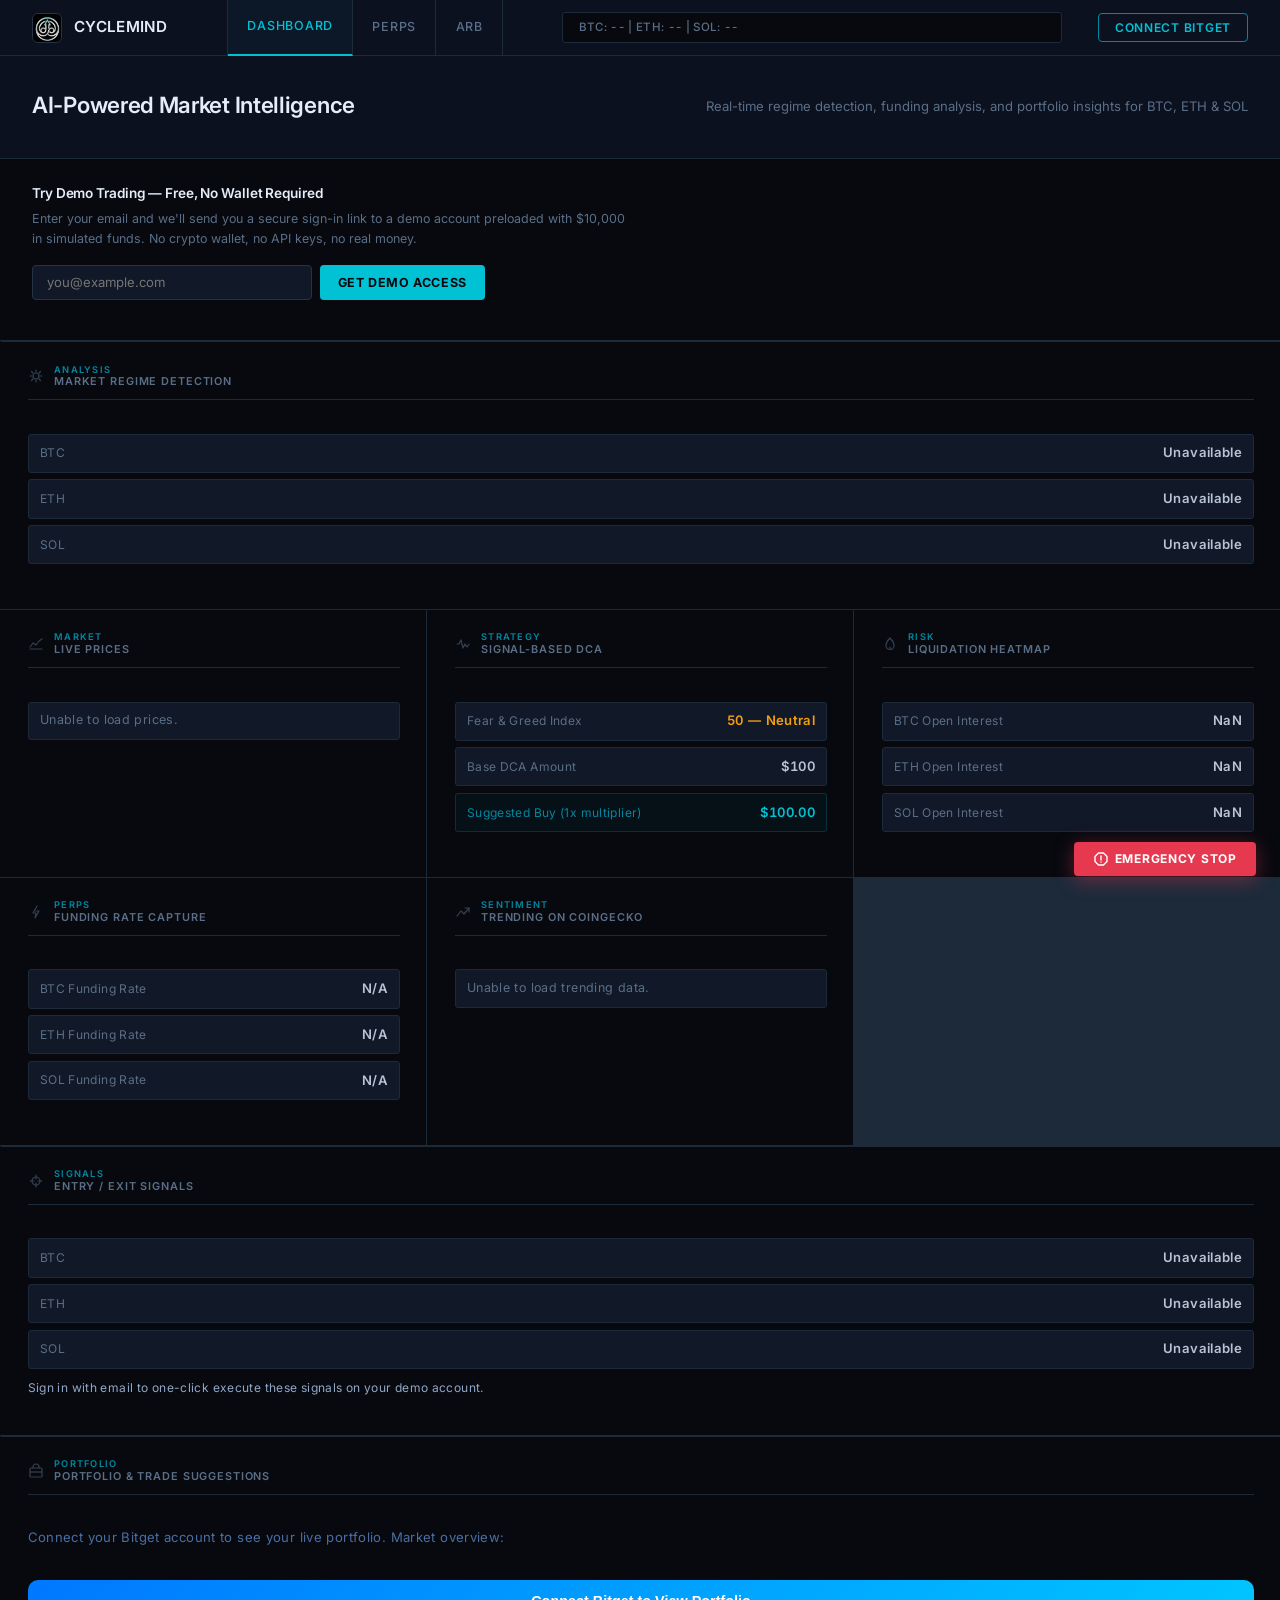
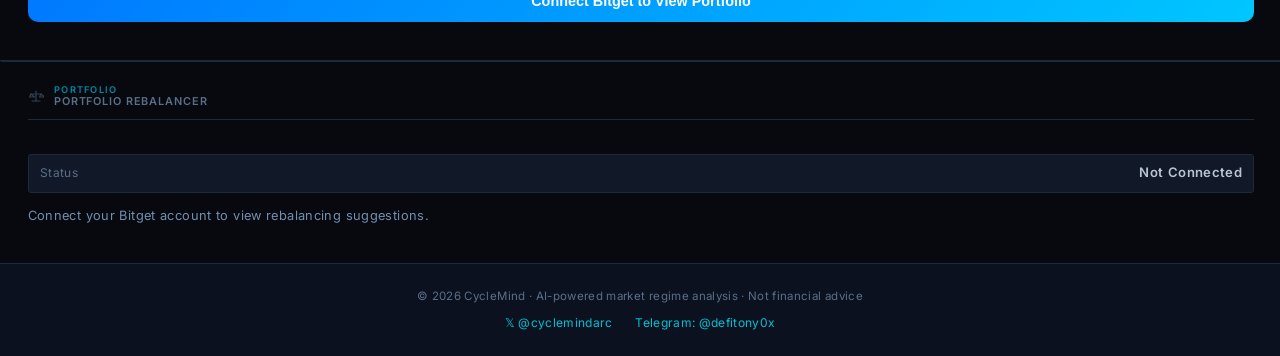
<file: index.html>
<!DOCTYPE html>
<html lang="en">
<head>
    <meta charset="UTF-8">
    <meta name="viewport" content="width=device-width, initial-scale=1.0">
    <title>CycleMind — AI Market Regime Trading Agent</title>
    <link rel="icon" type="image/jpeg" href="logo.jpg">
    <link rel="stylesheet" href="styles.css">
    <link href="https://fonts.googleapis.com/css2?family=Inter:wght@300;400;500;600;700&display=swap" rel="stylesheet">
</head>
<body>
    <nav class="navbar">
        <div class="nav-brand">
            <div class="logo">
                <img src="logo.jpg" alt="CycleMind logo">
            </div>
            <span class="brand-name">CycleMind</span>
        </div>
        <div class="nav-links">
            <a href="index.html" class="active">Dashboard</a>
            <a href="perps.html">Perps</a>
            <a href="arb.html">Arb</a>
        </div>
        <div class="nav-center" id="ticker-bar">
            <span>BTC: -- | ETH: -- | SOL: -- | Regime: SCANNING...</span>
        </div>
        <div id="auth-section">
            <button id="login-btn" onclick="showLoginModal()">Connect Bitget</button>
            <span id="connected-badge" style="display:none;" class="badge-connected">
                <svg width="7" height="7" viewBox="0 0 7 7" fill="currentColor" xmlns="http://www.w3.org/2000/svg"><circle cx="3.5" cy="3.5" r="3.5"/></svg>
                Connected
            </span>
            <button id="logout-btn" style="display:none;" onclick="logoutUser()">Log Out</button>
        </div>
    </nav>

    <header class="hero">
        <h1>AI-Powered Market Intelligence</h1>
        <p>Real-time regime detection, funding analysis, and portfolio insights for BTC, ETH &amp; SOL</p>
    </header>

    <!-- Prominent email sign-up CTA — no wallet, no API keys, just email -->
    <section class="email-cta" id="email-cta">
        <div class="email-cta-inner">
            <h2>Try Demo Trading — Free, No Wallet Required</h2>
            <p>Enter your email and we'll send you a secure sign-in link to a demo account preloaded with $10,000 in simulated funds. No crypto wallet, no API keys, no real money.</p>
            <form id="hero-email-form" class="hero-email-form">
                <input type="email" id="hero-email-address" placeholder="you@example.com" required>
                <button type="submit">Get Demo Access</button>
            </form>
            <p id="hero-email-status" class="hero-email-status"></p>
        </div>
    </section>

    <main id="dashboard">

        <div class="module full-width" id="regime-module">
            <div class="module-header">
                <span class="module-icon">
                    <svg width="16" height="16" viewBox="0 0 16 16" fill="none" xmlns="http://www.w3.org/2000/svg"><circle cx="8" cy="8" r="3" stroke="currentColor" stroke-width="1.2"/><path d="M8 2v2M8 12v2M2 8h2M12 8h2M3.5 3.5l1.5 1.5M11 11l1.5 1.5M3.5 12.5L5 11M11 5l1.5-1.5" stroke="currentColor" stroke-width="1.2" stroke-linecap="round"/></svg>
                </span>
                <div class="module-title-group">
                    <span class="module-label">Analysis</span>
                    <h2>Market Regime Detection</h2>
                </div>
            </div>
            <div id="regime-content" class="loading">Loading...</div>
        </div>

        <div class="module" id="prices-module">
            <div class="module-header">
                <span class="module-icon">
                    <svg width="16" height="16" viewBox="0 0 16 16" fill="none" xmlns="http://www.w3.org/2000/svg"><polyline points="2,11 5,7 8,9 11,5 14,3" stroke="currentColor" stroke-width="1.2" stroke-linecap="round" stroke-linejoin="round"/><line x1="2" y1="13" x2="14" y2="13" stroke="currentColor" stroke-width="1.2" stroke-linecap="round"/></svg>
                </span>
                <div class="module-title-group">
                    <span class="module-label">Market</span>
                    <h2>Live Prices</h2>
                </div>
            </div>
            <div id="prices-content" class="loading">Loading...</div>
        </div>

        <div class="module" id="dca-module">
            <div class="module-header">
                <span class="module-icon">
                    <svg width="16" height="16" viewBox="0 0 16 16" fill="none" xmlns="http://www.w3.org/2000/svg"><path d="M2 8h2l2-4 2 8 2-4 2 3 2-3" stroke="currentColor" stroke-width="1.2" stroke-linecap="round" stroke-linejoin="round"/></svg>
                </span>
                <div class="module-title-group">
                    <span class="module-label">Strategy</span>
                    <h2>Signal-Based DCA</h2>
                </div>
            </div>
            <div id="dca-content" class="loading">Loading...</div>
        </div>

        <div class="module" id="liquidation-module">
            <div class="module-header">
                <span class="module-icon">
                    <svg width="16" height="16" viewBox="0 0 16 16" fill="none" xmlns="http://www.w3.org/2000/svg"><path d="M8 2C8 2 4 6 4 9.5a4 4 0 008 0C12 6 8 2 8 2z" stroke="currentColor" stroke-width="1.2" stroke-linecap="round" stroke-linejoin="round"/><path d="M8 13v-2" stroke="currentColor" stroke-width="1.2" stroke-linecap="round"/></svg>
                </span>
                <div class="module-title-group">
                    <span class="module-label">Risk</span>
                    <h2>Liquidation Heatmap</h2>
                </div>
            </div>
            <div id="liquidation-content" class="loading">Loading...</div>
        </div>

        <div class="module" id="funding-module">
            <div class="module-header">
                <span class="module-icon">
                    <svg width="16" height="16" viewBox="0 0 16 16" fill="none" xmlns="http://www.w3.org/2000/svg"><polyline points="9,2 5,9 8,9 7,14 11,7 8,7" stroke="currentColor" stroke-width="1.2" stroke-linecap="round" stroke-linejoin="round"/></svg>
                </span>
                <div class="module-title-group">
                    <span class="module-label">Perps</span>
                    <h2>Funding Rate Capture</h2>
                </div>
            </div>
            <div id="funding-content" class="loading">Loading...</div>
        </div>

        <div class="module" id="trending-module">
            <div class="module-header">
                <span class="module-icon">
                    <svg width="16" height="16" viewBox="0 0 16 16" fill="none" xmlns="http://www.w3.org/2000/svg"><polyline points="2,12 6,7 9,10 14,4" stroke="currentColor" stroke-width="1.2" stroke-linecap="round" stroke-linejoin="round"/><polyline points="10,4 14,4 14,8" stroke="currentColor" stroke-width="1.2" stroke-linecap="round" stroke-linejoin="round"/></svg>
                </span>
                <div class="module-title-group">
                    <span class="module-label">Sentiment</span>
                    <h2>Trending on CoinGecko</h2>
                </div>
            </div>
            <div id="trending-content" class="loading">Loading...</div>
        </div>

        <div class="module full-width" id="entry-exit-module">
            <div class="module-header">
                <span class="module-icon">
                    <svg width="16" height="16" viewBox="0 0 16 16" fill="none" xmlns="http://www.w3.org/2000/svg"><circle cx="8" cy="8" r="4" stroke="currentColor" stroke-width="1.2"/><line x1="8" y1="2" x2="8" y2="6" stroke="currentColor" stroke-width="1.2" stroke-linecap="round"/><line x1="8" y1="10" x2="8" y2="14" stroke="currentColor" stroke-width="1.2" stroke-linecap="round"/><line x1="2" y1="8" x2="6" y2="8" stroke="currentColor" stroke-width="1.2" stroke-linecap="round"/><line x1="10" y1="8" x2="14" y2="8" stroke="currentColor" stroke-width="1.2" stroke-linecap="round"/></svg>
                </span>
                <div class="module-title-group">
                    <span class="module-label">Signals</span>
                    <h2>Entry / Exit Signals</h2>
                </div>
            </div>
            <div id="entry-exit-content" class="loading">Loading...</div>
        </div>

        <div class="module full-width" id="portfolio-module">
            <div class="module-header">
                <span class="module-icon">
                    <svg width="16" height="16" viewBox="0 0 16 16" fill="none" xmlns="http://www.w3.org/2000/svg"><rect x="2" y="5" width="12" height="9" rx="1" stroke="currentColor" stroke-width="1.2"/><path d="M5 5V4a3 3 0 016 0v1" stroke="currentColor" stroke-width="1.2" stroke-linecap="round"/><line x1="2" y1="9" x2="14" y2="9" stroke="currentColor" stroke-width="1.2"/></svg>
                </span>
                <div class="module-title-group">
                    <span class="module-label">Portfolio</span>
                    <h2>Portfolio &amp; Trade Suggestions</h2>
                </div>
            </div>
            <div id="portfolio-content" class="loading">Loading...</div>
        </div>

        <div class="module full-width" id="rebalancer-module">
            <div class="module-header">
                <span class="module-icon">
                    <svg width="16" height="16" viewBox="0 0 16 16" fill="none" xmlns="http://www.w3.org/2000/svg"><line x1="8" y1="3" x2="8" y2="13" stroke="currentColor" stroke-width="1.2" stroke-linecap="round"/><line x1="4" y1="13" x2="12" y2="13" stroke="currentColor" stroke-width="1.2" stroke-linecap="round"/><path d="M3 6l-1.5 3h5L3 6z" stroke="currentColor" stroke-width="1.2" stroke-linecap="round" stroke-linejoin="round"/><path d="M13 6l-1.5 3h5l-3.5-3z" stroke="currentColor" stroke-width="1.2" stroke-linecap="round" stroke-linejoin="round"/><line x1="3" y1="6" x2="13" y2="6" stroke="currentColor" stroke-width="1.2" stroke-linecap="round"/></svg>
                </span>
                <div class="module-title-group">
                    <span class="module-label">Portfolio</span>
                    <h2>Portfolio Rebalancer</h2>
                </div>
            </div>
            <div id="rebalancer-content" class="loading">Loading...</div>
        </div>

        <div class="module full-width" id="demo-trading-module" style="display:none;">
            <div class="module-header">
                <span class="module-icon">
                    <svg width="16" height="16" viewBox="0 0 16 16" fill="none" xmlns="http://www.w3.org/2000/svg"><path d="M6 2v5L2 13h12L10 7V2" stroke="currentColor" stroke-width="1.2" stroke-linecap="round" stroke-linejoin="round"/><line x1="5" y1="2" x2="11" y2="2" stroke="currentColor" stroke-width="1.2" stroke-linecap="round"/></svg>
                </span>
                <div class="module-title-group">
                    <span class="module-label">Simulation</span>
                    <h2>Demo Trading — Simulated Funds</h2>
                </div>
            </div>
            <div id="demo-trading-content" class="loading">Loading...</div>
        </div>

        <div class="module" id="settings-module" style="display:none;">
            <div class="module-header">
                <span class="module-icon">
                    <svg width="16" height="16" viewBox="0 0 16 16" fill="none" xmlns="http://www.w3.org/2000/svg"><line x1="2" y1="4" x2="14" y2="4" stroke="currentColor" stroke-width="1.2" stroke-linecap="round"/><line x1="2" y1="8" x2="14" y2="8" stroke="currentColor" stroke-width="1.2" stroke-linecap="round"/><line x1="2" y1="12" x2="14" y2="12" stroke="currentColor" stroke-width="1.2" stroke-linecap="round"/><circle cx="5" cy="4" r="1.5" stroke="currentColor" stroke-width="1.2"/><circle cx="10" cy="8" r="1.5" stroke="currentColor" stroke-width="1.2"/><circle cx="6" cy="12" r="1.5" stroke="currentColor" stroke-width="1.2"/></svg>
                </span>
                <div class="module-title-group">
                    <span class="module-label">System</span>
                    <h2>Trading Settings</h2>
                </div>
            </div>
            <div id="settings-content" class="loading">Loading...</div>
        </div>

    </main>

    <button id="kill-switch-btn" class="kill-switch-btn" onclick="confirmKillSwitch()">
        <svg width="14" height="14" viewBox="0 0 14 14" fill="none" xmlns="http://www.w3.org/2000/svg"><polygon points="4.5,1 9.5,1 13,4.5 13,9.5 9.5,13 4.5,13 1,9.5 1,4.5" stroke="currentColor" stroke-width="1.4" fill="none" stroke-linecap="round" stroke-linejoin="round"/><line x1="7" y1="4" x2="7" y2="8" stroke="currentColor" stroke-width="1.4" stroke-linecap="round"/><circle cx="7" cy="10" r="0.7" fill="currentColor"/></svg>
        Emergency Stop
    </button>

    <!-- Login / Connect Modal -->
    <div id="login-modal" class="modal" style="display:none;">
        <div class="modal-content">
            <span class="close" onclick="closeLoginModal()">&times;</span>

            <div class="login-tabs">
                <button class="tab-btn active" id="tab-bitget" onclick="switchLoginTab('bitget')">Connect Bitget</button>
                <button class="tab-btn" id="tab-email" onclick="switchLoginTab('email')">Sign in with Email</button>
            </div>

            <div id="bitget-tab-content">
                <h2>Connect Bitget Account</h2>
                <p class="modal-subtext">Your API keys are never stored on our servers. Read-only access recommended.</p>
                <form id="login-form">
                    <input type="text" id="api-key" placeholder="API Key" required>
                    <input type="text" id="api-secret" placeholder="API Secret" required>
                    <input type="text" id="passphrase" placeholder="Passphrase" required>
                    <select id="risk-profile">
                        <option value="conservative">Conservative</option>
                        <option value="balanced" selected>Balanced</option>
                        <option value="aggressive">Aggressive</option>
                    </select>
                    <button type="submit">Connect Account</button>
                </form>
            </div>

            <div id="email-tab-content" style="display:none;">
                <h2>Sign in with Email</h2>
                <p class="modal-subtext">We'll send a secure sign-in link to your email — no wallet or API keys needed for demo trading.</p>
                <form id="email-login-form">
                    <input type="email" id="email-address" placeholder="you@example.com" required>
                    <button type="submit">Send Sign-In Link</button>
                </form>
            </div>
        </div>
    </div>

    <!-- Wallet Reveal Modal -->
    <div id="wallet-reveal-modal" class="modal" style="display:none;">
        <div class="modal-content">
            <div class="modal-warning-header">
                <svg width="18" height="18" viewBox="0 0 18 18" fill="none" xmlns="http://www.w3.org/2000/svg"><path d="M9 2L1 16h16L9 2z" stroke="currentColor" stroke-width="1.4" stroke-linecap="round" stroke-linejoin="round"/><line x1="9" y1="7" x2="9" y2="11" stroke="currentColor" stroke-width="1.4" stroke-linecap="round"/><circle cx="9" cy="13.5" r="0.7" fill="currentColor"/></svg>
                <h2>Save Your Wallet</h2>
            </div>
            <p class="modal-subtext" style="color:#ff4444;font-weight:600;">
                This is the only time you'll see your private key and recovery phrase. We do not store it.
                If you lose it, we cannot recover it for you.
            </p>
            <div class="wallet-field">
                <label>Wallet Address — public, safe to share</label>
                <code id="wallet-address-display"></code>
            </div>
            <div class="wallet-field">
                <label>Recovery Phrase — secret, never share</label>
                <code id="wallet-mnemonic-display"></code>
            </div>
            <div class="wallet-field">
                <label>Private Key — secret, never share</label>
                <code id="wallet-privkey-display"></code>
            </div>
            <label style="display:flex;align-items:center;gap:0.5rem;margin-top:1rem;font-size:0.85rem;">
                <input type="checkbox" id="confirm-saved-checkbox">
                I've saved my recovery phrase and private key somewhere safe
            </label>
            <button id="confirm-wallet-btn" disabled onclick="confirmWalletSaved()">Continue to Dashboard</button>
        </div>
    </div>

    <!-- Auto-Trade Confirmation Modal -->
    <div id="auto-trade-confirm-modal" class="modal" style="display:none;">
        <div class="modal-content">
            <h2>Enable Auto-Trading</h2>
            <p class="modal-subtext">
                CycleMind will automatically execute demo trades on your behalf when entry/exit signals fire,
                subject to the following limits:
            </p>
            <ul class="risk-list">
                <li>Daily loss limit: <strong>10%</strong> of starting equity — auto-trading halts automatically if reached</li>
                <li>Max position size: <strong>40%</strong> of portfolio per asset</li>
                <li>15-minute cooldown per asset between trades</li>
                <li>You can disable auto-trading or trigger the kill switch at any time</li>
            </ul>
            <p class="modal-subtext" style="color:#f59e0b;">This applies to your demo account. No real funds are involved.</p>
            <label style="display:flex;align-items:center;gap:0.5rem;margin-top:1rem;font-size:0.85rem;">
                <input type="checkbox" id="risk-ack-checkbox">
                I understand and accept these terms
            </label>
            <div style="display:flex;gap:0.6rem;margin-top:1rem;">
                <button id="confirm-autotrade-btn" disabled onclick="confirmEnableAutoTrade()">Enable Auto-Trading</button>
                <button onclick="closeAutoTradeConfirm()" style="background:transparent;border:1px solid #4a6fa5;">Cancel</button>
            </div>
        </div>
    </div>

    <footer>
        <p>© 2026 CycleMind · AI-powered market regime analysis · Not financial advice</p>
        <div class="social-links">
            <a href="https://x.com/cyclemindarc" target="_blank" rel="noopener noreferrer">𝕏 @cyclemindarc</a>
            <a href="https://t.me/defitony0x" target="_blank" rel="noopener noreferrer">Telegram: @defitony0x</a>
        </div>
    </footer>

    <script src="app.js"></script>
</body>
</html>
</file>
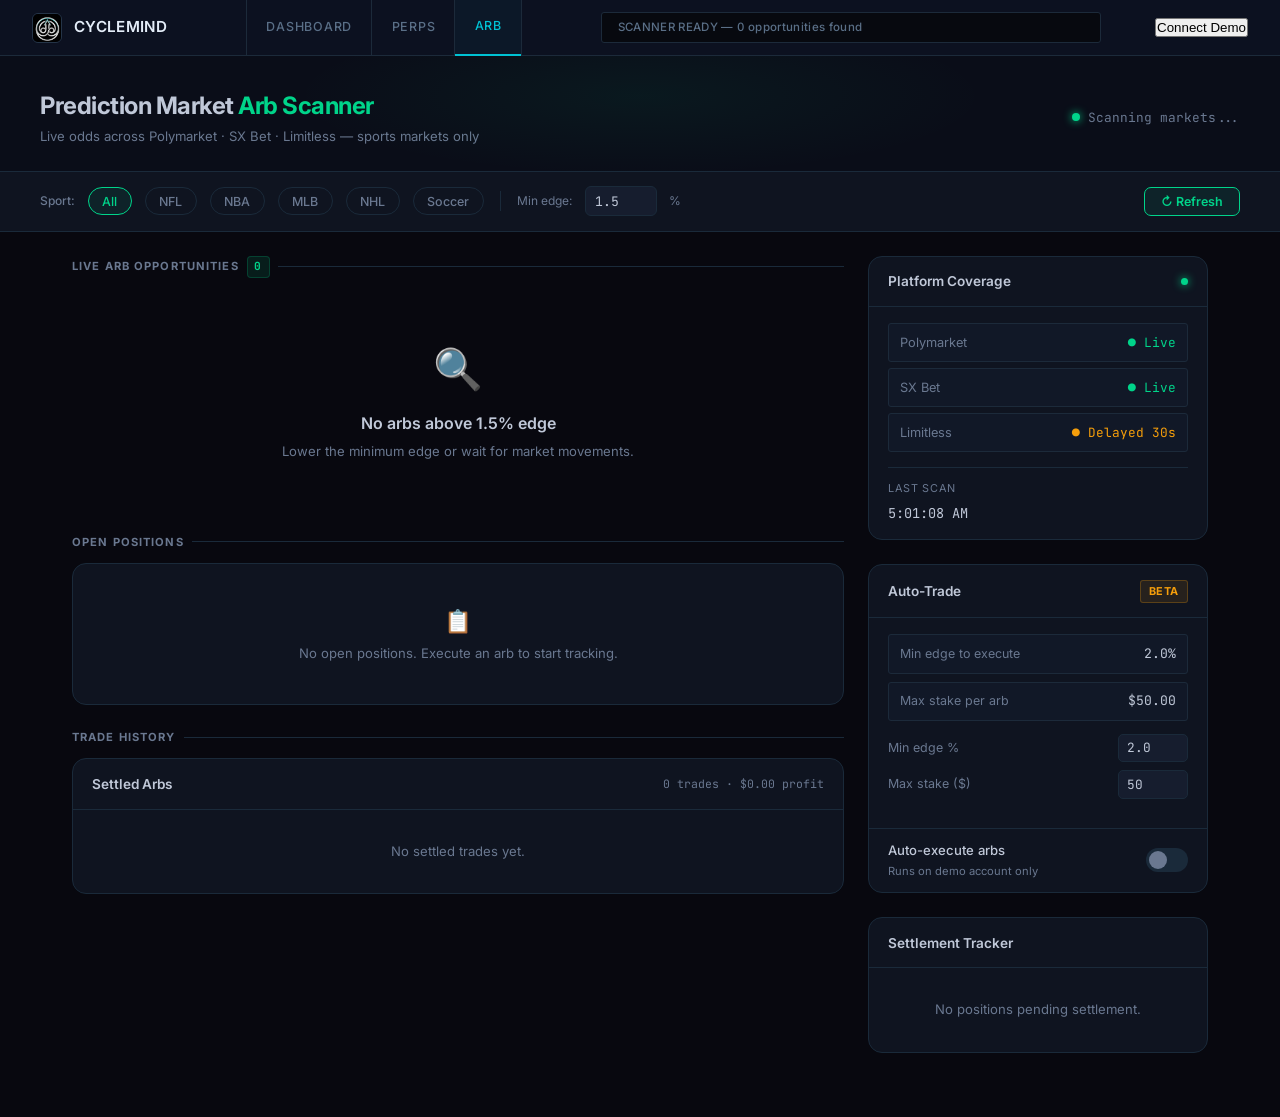
<file: arb.html>
<!DOCTYPE html>
<html lang="en">
<head>
    <meta charset="UTF-8">
    <meta name="viewport" content="width=device-width, initial-scale=1.0">
    <title>CycleMind — Arb Scanner</title>
    <link rel="icon" type="image/jpeg" href="logo.jpg">
    <link rel="stylesheet" href="styles.css">
    <link href="https://fonts.googleapis.com/css2?family=Inter:wght@300;400;500;600;700&family=JetBrains+Mono:wght@400;600&display=swap" rel="stylesheet">
    <style>
        /* ── ARB PAGE TOKENS ───────────────────────────────────────────── */
        :root {
            --arb-green:  #00d48a;
            --arb-cyan:   #00d4e8;
            --arb-amber:  #f59e0b;
            --arb-red:    #ff4455;
            --arb-silver: #c0c8d8;
            --arb-dim:    #6a7890;
            --arb-bg:     #08080f;
            --arb-surf:   #0f1420;
            --arb-surf2:  #161d2e;
            --arb-border: #1a2a3a;
            --mono: 'JetBrains Mono', monospace;
        }

        body { background: var(--arb-bg); color: var(--arb-silver); }

        /* ── SCANNER HEADER ────────────────────────────────────────────── */
        .arb-hero {
            background: #0a0d18;
            border-bottom: 1px solid var(--arb-border);
            padding: 2rem 2rem 1.5rem;
            position: relative;
            overflow: hidden;
        }
        .arb-hero::before {
            content: '';
            position: absolute;
            top: -40px; left: 50%;
            transform: translateX(-50%);
            width: 700px; height: 160px;
            background: radial-gradient(ellipse, rgba(0,212,138,0.06) 0%, transparent 70%);
            pointer-events: none;
        }
        .arb-hero-inner {
            max-width: 1200px;
            margin: 0 auto;
            display: flex;
            align-items: center;
            justify-content: space-between;
            flex-wrap: wrap;
            gap: 1rem;
        }
        .arb-hero h1 {
            font-size: 1.5rem;
            font-weight: 700;
            color: var(--arb-silver);
            letter-spacing: -0.5px;
        }
        .arb-hero h1 span {
            color: var(--arb-green);
        }
        .arb-hero p {
            font-size: 0.82rem;
            color: var(--arb-dim);
            margin-top: 0.2rem;
        }
        .scanner-status {
            display: flex;
            align-items: center;
            gap: 0.5rem;
            font-size: 0.8rem;
            color: var(--arb-dim);
            font-family: var(--mono);
        }
        .pulse-dot {
            width: 8px; height: 8px;
            border-radius: 50%;
            background: var(--arb-green);
            box-shadow: 0 0 8px var(--arb-green);
            animation: pulse 2s infinite;
        }
        .pulse-dot.amber { background: var(--arb-amber); box-shadow: 0 0 8px var(--arb-amber); }
        @keyframes pulse {
            0%,100% { opacity: 1; }
            50% { opacity: 0.4; }
        }

        /* ── DEMO BALANCE BAR ──────────────────────────────────────────── */
        .demo-bar {
            background: var(--arb-surf);
            border-bottom: 1px solid var(--arb-border);
            padding: 0.7rem 2rem;
        }
        .demo-bar-inner {
            max-width: 1200px;
            margin: 0 auto;
            display: flex;
            align-items: center;
            gap: 2rem;
            flex-wrap: wrap;
        }
        .demo-stat {
            display: flex;
            flex-direction: column;
            gap: 0.1rem;
        }
        .demo-stat .ds-label {
            font-size: 0.68rem;
            color: var(--arb-dim);
            text-transform: uppercase;
            letter-spacing: 0.06em;
        }
        .demo-stat .ds-value {
            font-size: 0.95rem;
            font-weight: 700;
            font-family: var(--mono);
            color: var(--arb-silver);
        }
        .demo-stat .ds-value.green { color: var(--arb-green); }
        .demo-stat .ds-value.red   { color: var(--arb-red); }
        .demo-bar-actions { margin-left: auto; display: flex; gap: 0.6rem; }
        .demo-login-btn {
            padding: 0.45rem 1rem;
            background: transparent;
            border: 1px solid var(--arb-cyan);
            color: var(--arb-cyan);
            border-radius: 7px;
            font-size: 0.8rem;
            font-weight: 600;
            cursor: pointer;
            font-family: 'Inter', sans-serif;
            transition: background 0.2s;
        }
        .demo-login-btn:hover { background: rgba(0,212,232,0.08); }
        .demo-reset-btn {
            padding: 0.45rem 1rem;
            background: transparent;
            border: 1px solid var(--arb-border);
            color: var(--arb-dim);
            border-radius: 7px;
            font-size: 0.8rem;
            cursor: pointer;
            font-family: 'Inter', sans-serif;
            transition: border-color 0.2s, color 0.2s;
        }
        .demo-reset-btn:hover { border-color: var(--arb-silver); color: var(--arb-silver); }

        /* ── FILTERS ───────────────────────────────────────────────────── */
        .scanner-filters {
            background: var(--arb-surf);
            border-bottom: 1px solid var(--arb-border);
            padding: 0.9rem 2rem;
        }
        .scanner-filters-inner {
            max-width: 1200px;
            margin: 0 auto;
            display: flex;
            align-items: center;
            gap: 0.8rem;
            flex-wrap: wrap;
        }
        .filter-label {
            font-size: 0.75rem;
            color: var(--arb-dim);
            font-weight: 500;
            white-space: nowrap;
        }
        .filter-chip {
            padding: 0.35rem 0.85rem;
            border-radius: 20px;
            border: 1px solid var(--arb-border);
            background: transparent;
            color: var(--arb-dim);
            font-size: 0.78rem;
            font-weight: 500;
            cursor: pointer;
            font-family: 'Inter', sans-serif;
            transition: all 0.15s;
        }
        .filter-chip:hover { border-color: var(--arb-cyan); color: var(--arb-cyan); }
        .filter-chip.active { border-color: var(--arb-green); color: var(--arb-green); background: rgba(0,212,138,0.08); }
        .filter-sep { width: 1px; height: 20px; background: var(--arb-border); margin: 0 0.2rem; }
        .min-edge-label {
            font-size: 0.75rem;
            color: var(--arb-dim);
            white-space: nowrap;
        }
        .min-edge-input {
            width: 72px;
            padding: 0.35rem 0.6rem;
            border-radius: 6px;
            border: 1px solid var(--arb-border);
            background: var(--arb-surf2);
            color: var(--arb-silver);
            font-size: 0.82rem;
            font-family: var(--mono);
            outline: none;
        }
        .min-edge-input:focus { border-color: var(--arb-cyan); }
        .refresh-btn {
            margin-left: auto;
            padding: 0.38rem 1rem;
            border-radius: 7px;
            border: 1px solid var(--arb-green);
            background: rgba(0,212,138,0.08);
            color: var(--arb-green);
            font-size: 0.78rem;
            font-weight: 600;
            cursor: pointer;
            font-family: 'Inter', sans-serif;
            transition: background 0.2s;
        }
        .refresh-btn:hover { background: rgba(0,212,138,0.16); }

        /* ── MAIN LAYOUT ───────────────────────────────────────────────── */
        .arb-main {
            max-width: 1200px;
            margin: 0 auto;
            padding: 1.5rem 2rem 4rem;
            display: grid;
            grid-template-columns: 1fr 340px;
            gap: 1.5rem;
            align-items: start;
        }
        .arb-left { display: flex; flex-direction: column; gap: 1.5rem; }
        .arb-right { display: flex; flex-direction: column; gap: 1.5rem; }

        /* ── SECTION TITLES ────────────────────────────────────────────── */
        .section-title {
            font-size: 0.7rem;
            font-weight: 700;
            text-transform: uppercase;
            letter-spacing: 0.1em;
            color: var(--arb-dim);
            margin-bottom: 0.8rem;
            display: flex;
            align-items: center;
            gap: 0.5rem;
        }
        .section-title::after {
            content: '';
            flex: 1;
            height: 1px;
            background: var(--arb-border);
        }
        .section-count {
            font-family: var(--mono);
            font-size: 0.7rem;
            color: var(--arb-green);
            background: rgba(0,212,138,0.1);
            border: 1px solid rgba(0,212,138,0.2);
            padding: 0.1rem 0.4rem;
            border-radius: 4px;
        }

        /* ── ARB OPPORTUNITY CARD ──────────────────────────────────────── */
        .arb-card {
            background: var(--arb-surf);
            border: 1px solid var(--arb-border);
            border-radius: 14px;
            overflow: hidden;
            transition: border-color 0.2s;
            margin-bottom: 1rem;
        }
        .arb-card:hover { border-color: rgba(0,212,138,0.25); }
        .arb-card.hot { border-color: rgba(0,212,138,0.35); }

        .arb-card-header {
            padding: 1rem 1.2rem 0.8rem;
            display: flex;
            align-items: flex-start;
            justify-content: space-between;
            gap: 0.8rem;
            border-bottom: 1px solid var(--arb-border);
        }
        .arb-event-meta { flex: 1; }
        .arb-sport-tag {
            display: inline-block;
            font-size: 0.65rem;
            font-weight: 700;
            text-transform: uppercase;
            letter-spacing: 0.08em;
            padding: 0.15rem 0.5rem;
            border-radius: 3px;
            margin-bottom: 0.4rem;
        }
        .sport-nfl  { background: rgba(0,212,138,0.1);  color: var(--arb-green); border: 1px solid rgba(0,212,138,0.25); }
        .sport-nba  { background: rgba(0,212,232,0.1);  color: var(--arb-cyan);  border: 1px solid rgba(0,212,232,0.25); }
        .sport-mlb  { background: rgba(245,158,11,0.1); color: var(--arb-amber); border: 1px solid rgba(245,158,11,0.25); }
        .sport-nhl  { background: rgba(192,200,216,0.1);color: var(--arb-silver);border: 1px solid rgba(192,200,216,0.25); }
        .sport-soccer { background: rgba(0,212,138,0.08); color: #4ade80; border: 1px solid rgba(74,222,128,0.2); }

        .arb-event-name {
            font-size: 0.95rem;
            font-weight: 600;
            color: var(--arb-silver);
            line-height: 1.3;
        }
        .arb-event-time {
            font-size: 0.72rem;
            color: var(--arb-dim);
            margin-top: 0.2rem;
            font-family: var(--mono);
        }
        .arb-edge-badge {
            text-align: right;
            flex-shrink: 0;
        }
        .edge-pct {
            font-size: 1.6rem;
            font-weight: 700;
            font-family: var(--mono);
            color: var(--arb-green);
            line-height: 1;
        }
        .edge-pct.amber { color: var(--arb-amber); }
        .edge-label {
            font-size: 0.65rem;
            color: var(--arb-dim);
            text-transform: uppercase;
            letter-spacing: 0.06em;
        }

        /* ── ODDS TABLE ────────────────────────────────────────────────── */
        .odds-table {
            padding: 0.8rem 1.2rem;
            border-bottom: 1px solid var(--arb-border);
        }
        .odds-row {
            display: grid;
            grid-template-columns: 1.4fr repeat(3, 1fr);
            gap: 0.5rem;
            align-items: center;
            padding: 0.45rem 0;
        }
        .odds-row.header {
            padding-bottom: 0.3rem;
            border-bottom: 1px solid var(--arb-border);
            margin-bottom: 0.2rem;
        }
        .odds-row.header span {
            font-size: 0.65rem;
            font-weight: 700;
            text-transform: uppercase;
            letter-spacing: 0.08em;
            color: var(--arb-dim);
        }
        .odds-outcome {
            font-size: 0.82rem;
            color: var(--arb-silver);
            font-weight: 500;
        }
        .odds-cell {
            font-size: 0.88rem;
            font-family: var(--mono);
            font-weight: 600;
            text-align: center;
            padding: 0.3rem 0.4rem;
            border-radius: 5px;
            color: var(--arb-dim);
            background: transparent;
            transition: all 0.2s;
        }
        .odds-cell.best {
            color: var(--arb-green);
            background: rgba(0,212,138,0.1);
            border: 1px solid rgba(0,212,138,0.2);
        }
        .odds-cell.na {
            color: #2a3a4a;
            font-size: 0.75rem;
        }

        /* ── ARB CALCULATOR ────────────────────────────────────────────── */
        .arb-calc {
            padding: 0.9rem 1.2rem;
            background: rgba(0,212,138,0.03);
            border-bottom: 1px solid var(--arb-border);
        }
        .calc-row {
            display: flex;
            justify-content: space-between;
            align-items: center;
            margin-bottom: 0.5rem;
            gap: 0.5rem;
        }
        .calc-label {
            font-size: 0.78rem;
            color: var(--arb-dim);
        }
        .calc-value {
            font-size: 0.85rem;
            font-family: var(--mono);
            font-weight: 600;
            color: var(--arb-silver);
        }
        .calc-value.green { color: var(--arb-green); }
        .stake-input-row {
            display: flex;
            align-items: center;
            gap: 0.5rem;
            margin-bottom: 0.5rem;
        }
        .stake-input-row label {
            font-size: 0.78rem;
            color: var(--arb-dim);
            white-space: nowrap;
        }
        .stake-input {
            width: 90px;
            padding: 0.35rem 0.6rem;
            border-radius: 6px;
            border: 1px solid var(--arb-border);
            background: var(--arb-surf2);
            color: var(--arb-silver);
            font-size: 0.85rem;
            font-family: var(--mono);
            outline: none;
            transition: border-color 0.2s;
        }
        .stake-input:focus { border-color: var(--arb-cyan); }
        .stake-splits {
            display: grid;
            grid-template-columns: 1fr 1fr;
            gap: 0.4rem;
            margin-top: 0.3rem;
        }
        .stake-split-cell {
            background: var(--arb-surf2);
            border: 1px solid var(--arb-border);
            border-radius: 6px;
            padding: 0.4rem 0.6rem;
        }
        .stake-split-cell .ss-platform {
            font-size: 0.65rem;
            color: var(--arb-dim);
            text-transform: uppercase;
            letter-spacing: 0.06em;
        }
        .stake-split-cell .ss-amount {
            font-size: 0.88rem;
            font-weight: 600;
            font-family: var(--mono);
            color: var(--arb-cyan);
        }
        .stake-split-cell .ss-outcome {
            font-size: 0.7rem;
            color: var(--arb-dim);
            margin-top: 0.1rem;
        }

        /* ── CARD ACTIONS ──────────────────────────────────────────────── */
        .arb-card-actions {
            padding: 0.8rem 1.2rem;
            display: flex;
            gap: 0.6rem;
            align-items: center;
        }
        .btn-execute {
            flex: 1;
            padding: 0.6rem;
            background: var(--arb-green);
            color: #08080f;
            border: none;
            border-radius: 8px;
            font-size: 0.82rem;
            font-weight: 700;
            cursor: pointer;
            font-family: 'Inter', sans-serif;
            transition: opacity 0.2s, box-shadow 0.2s;
            letter-spacing: 0.02em;
        }
        .btn-execute:hover {
            opacity: 0.88;
            box-shadow: 0 0 16px rgba(0,212,138,0.3);
        }
        .btn-watch {
            padding: 0.6rem 0.9rem;
            background: transparent;
            border: 1px solid var(--arb-border);
            color: var(--arb-dim);
            border-radius: 8px;
            font-size: 0.82rem;
            cursor: pointer;
            font-family: 'Inter', sans-serif;
            transition: all 0.2s;
        }
        .btn-watch:hover { border-color: var(--arb-cyan); color: var(--arb-cyan); }
        .btn-watch.watching { border-color: var(--arb-amber); color: var(--arb-amber); background: rgba(245,158,11,0.06); }
        .settle-time {
            font-size: 0.7rem;
            color: var(--arb-dim);
            font-family: var(--mono);
            margin-left: auto;
        }

        /* ── RIGHT PANEL ───────────────────────────────────────────────── */
        .panel-card {
            background: var(--arb-surf);
            border: 1px solid var(--arb-border);
            border-radius: 14px;
            overflow: hidden;
        }
        .panel-card-header {
            padding: 0.9rem 1.2rem;
            border-bottom: 1px solid var(--arb-border);
            display: flex;
            align-items: center;
            justify-content: space-between;
        }
        .panel-card-header h3 {
            font-size: 0.85rem;
            font-weight: 600;
            color: var(--arb-silver);
        }
        .panel-card-body { padding: 1rem 1.2rem; }

        /* ── POSITION TRACKER ──────────────────────────────────────────── */
        .position-item {
            padding: 0.7rem 0;
            border-bottom: 1px solid var(--arb-border);
        }
        .position-item:last-child { border-bottom: none; }
        .pos-top {
            display: flex;
            justify-content: space-between;
            align-items: center;
            margin-bottom: 0.35rem;
        }
        .pos-event { font-size: 0.8rem; font-weight: 600; color: var(--arb-silver); }
        .pos-pnl {
            font-size: 0.82rem;
            font-weight: 700;
            font-family: var(--mono);
        }
        .pos-pnl.green { color: var(--arb-green); }
        .pos-pnl.pending { color: var(--arb-amber); }
        .pos-details {
            display: flex;
            gap: 1rem;
            flex-wrap: wrap;
        }
        .pos-detail-item {
            display: flex;
            flex-direction: column;
        }
        .pos-detail-item .pd-label {
            font-size: 0.62rem;
            color: var(--arb-dim);
            text-transform: uppercase;
            letter-spacing: 0.05em;
        }
        .pos-detail-item .pd-value {
            font-size: 0.78rem;
            font-family: var(--mono);
            color: var(--arb-silver);
        }
        .pos-settle-bar {
            margin-top: 0.5rem;
            height: 3px;
            background: var(--arb-border);
            border-radius: 2px;
            overflow: hidden;
        }
        .pos-settle-fill {
            height: 100%;
            border-radius: 2px;
            background: linear-gradient(90deg, var(--arb-cyan), var(--arb-green));
            transition: width 0.5s ease;
        }
        .pos-settle-label {
            font-size: 0.65rem;
            color: var(--arb-dim);
            margin-top: 0.25rem;
            font-family: var(--mono);
        }
        .no-positions {
            text-align: center;
            padding: 1.5rem 0;
            color: var(--arb-dim);
            font-size: 0.82rem;
        }
        .no-positions span { display: block; font-size: 1.4rem; margin-bottom: 0.4rem; }

        /* ── TRADE HISTORY ─────────────────────────────────────────────── */
        .history-item {
            padding: 0.65rem 0;
            border-bottom: 1px solid var(--arb-border);
            display: flex;
            justify-content: space-between;
            align-items: center;
        }
        .history-item:last-child { border-bottom: none; }
        .history-left .hi-event {
            font-size: 0.78rem;
            font-weight: 500;
            color: var(--arb-silver);
        }
        .history-left .hi-meta {
            font-size: 0.68rem;
            color: var(--arb-dim);
            margin-top: 0.1rem;
            font-family: var(--mono);
        }
        .history-right { text-align: right; }
        .hi-pnl {
            font-size: 0.82rem;
            font-weight: 700;
            font-family: var(--mono);
        }
        .hi-pnl.won { color: var(--arb-green); }
        .hi-pnl.lost { color: var(--arb-red); }
        .hi-stake {
            font-size: 0.68rem;
            color: var(--arb-dim);
            font-family: var(--mono);
        }

        /* ── AUTO TRADE TOGGLE ─────────────────────────────────────────── */
        .auto-toggle-row {
            display: flex;
            align-items: center;
            justify-content: space-between;
            padding: 0.8rem 1.2rem;
            border-top: 1px solid var(--arb-border);
        }
        .auto-toggle-label {
            font-size: 0.82rem;
            color: var(--arb-silver);
            font-weight: 500;
        }
        .auto-toggle-sub {
            font-size: 0.7rem;
            color: var(--arb-dim);
            margin-top: 0.1rem;
        }
        .toggle-switch {
            position: relative;
            width: 42px;
            height: 24px;
            flex-shrink: 0;
        }
        .toggle-switch input { opacity: 0; width: 0; height: 0; }
        .toggle-slider {
            position: absolute;
            inset: 0;
            background: var(--arb-border);
            border-radius: 24px;
            cursor: pointer;
            transition: background 0.25s;
        }
        .toggle-slider::before {
            content: '';
            position: absolute;
            width: 18px; height: 18px;
            left: 3px; top: 3px;
            background: var(--arb-dim);
            border-radius: 50%;
            transition: transform 0.25s, background 0.25s;
        }
        .toggle-switch input:checked + .toggle-slider { background: rgba(0,212,138,0.2); border: 1px solid rgba(0,212,138,0.4); }
        .toggle-switch input:checked + .toggle-slider::before { transform: translateX(18px); background: var(--arb-green); box-shadow: 0 0 8px rgba(0,212,138,0.5); }

        /* ── EMPTY STATE ───────────────────────────────────────────────── */
        .empty-scanner {
            text-align: center;
            padding: 3rem 1rem;
            color: var(--arb-dim);
        }
        .empty-scanner .es-icon { font-size: 2.5rem; margin-bottom: 0.8rem; }
        .empty-scanner .es-title { font-size: 1rem; font-weight: 600; color: var(--arb-silver); margin-bottom: 0.4rem; }
        .empty-scanner .es-sub { font-size: 0.82rem; line-height: 1.5; }

        /* ── TOAST ─────────────────────────────────────────────────────── */
        .arb-toast {
            position: fixed;
            bottom: 24px; right: 24px;
            padding: 0.8rem 1.2rem;
            border-radius: 8px;
            font-size: 0.85rem;
            font-weight: 600;
            z-index: 9999;
            animation: toast-in 0.25s ease-out;
            max-width: 300px;
        }
        .arb-toast.success { background: var(--arb-green); color: #08080f; box-shadow: 0 4px 20px rgba(0,212,138,0.35); }
        .arb-toast.error   { background: var(--arb-red);   color: white;   box-shadow: 0 4px 20px rgba(255,68,85,0.35); }
        .arb-toast.info    { background: var(--arb-cyan);  color: #08080f; box-shadow: 0 4px 20px rgba(0,212,232,0.35); }
        @keyframes toast-in {
            from { transform: translateY(10px); opacity: 0; }
            to   { transform: translateY(0);    opacity: 1; }
        }

        /* ── MODAL ─────────────────────────────────────────────────────── */
        .arb-modal {
            position: fixed; inset: 0;
            background: rgba(0,0,0,0.75);
            display: flex; align-items: center; justify-content: center;
            z-index: 1000;
            backdrop-filter: blur(6px);
        }
        .arb-modal-content {
            background: var(--arb-surf);
            border: 1px solid var(--arb-border);
            border-radius: 18px;
            padding: 2rem;
            width: 90%; max-width: 400px;
            box-shadow: 0 24px 64px rgba(0,0,0,0.6);
        }
        .arb-modal-content h2 { font-size: 1.1rem; font-weight: 700; color: var(--arb-silver); margin-bottom: 0.5rem; }
        .arb-modal-content p  { font-size: 0.82rem; color: var(--arb-dim); margin-bottom: 1rem; line-height: 1.5; }
        .arb-modal-content input {
            width: 100%; padding: 0.75rem 1rem;
            border: 1px solid var(--arb-border); border-radius: 9px;
            background: var(--arb-surf2); color: var(--arb-silver);
            font-size: 0.9rem; font-family: 'Inter', sans-serif;
            outline: none; margin-bottom: 0.8rem;
            transition: border-color 0.2s;
        }
        .arb-modal-content input:focus { border-color: var(--arb-cyan); }
        .arb-modal-btns { display: flex; gap: 0.6rem; margin-top: 0.5rem; }
        .btn-primary-arb {
            flex: 1; padding: 0.75rem;
            background: var(--arb-cyan); color: #08080f;
            border: none; border-radius: 9px;
            font-size: 0.9rem; font-weight: 700;
            cursor: pointer; font-family: 'Inter', sans-serif;
            transition: opacity 0.2s;
        }
        .btn-primary-arb:hover { opacity: 0.88; }
        .btn-cancel-arb {
            padding: 0.75rem 1rem;
            background: transparent;
            border: 1px solid var(--arb-border);
            color: var(--arb-dim); border-radius: 9px;
            font-size: 0.9rem; cursor: pointer;
            font-family: 'Inter', sans-serif;
        }

        /* ── CONFIRM MODAL ─────────────────────────────────────────────── */
        .confirm-details {
            background: var(--arb-surf2);
            border: 1px solid var(--arb-border);
            border-radius: 10px;
            padding: 0.9rem 1rem;
            margin-bottom: 1rem;
        }
        .confirm-detail-row {
            display: flex; justify-content: space-between;
            font-size: 0.8rem; padding: 0.3rem 0;
            border-bottom: 1px solid var(--arb-border);
        }
        .confirm-detail-row:last-child { border-bottom: none; }
        .confirm-detail-row .cd-label { color: var(--arb-dim); }
        .confirm-detail-row .cd-value { font-family: var(--mono); color: var(--arb-silver); font-weight: 600; }
        .confirm-detail-row .cd-value.green { color: var(--arb-green); }

        /* ── RESPONSIVE ────────────────────────────────────────────────── */
        @media (max-width: 900px) {
            .arb-main { grid-template-columns: 1fr; padding: 1rem; }
            .arb-right { order: -1; display: grid; grid-template-columns: 1fr 1fr; gap: 1rem; }
        }
        @media (max-width: 600px) {
            .arb-hero { padding: 1.2rem 1rem 1rem; }
            .arb-hero h1 { font-size: 1.2rem; }
            .scanner-filters, .demo-bar { padding: 0.7rem 1rem; }
            .arb-right { grid-template-columns: 1fr; }
            .odds-row { grid-template-columns: 1.2fr repeat(3, 1fr); }
        }
    </style>
</head>
<body>

<!-- ── NAVBAR ─────────────────────────────────────────────────────────── -->
<nav class="navbar">
    <div class="nav-brand">
        <div class="logo">
            <img src="logo.jpg" alt="CycleMind logo">
        </div>
        <span class="brand-name">CycleMind</span>
    </div>
    <div class="nav-links">
        <a href="index.html">Dashboard</a>
        <a href="perps.html">Perps</a>
        <a href="arb.html" class="active">Arb</a>
    </div>
    <div class="nav-center" id="arb-ticker">
        <span id="arb-ticker-text">SCANNER READY — 0 opportunities found</span>
    </div>
    <div id="auth-section">
        <span id="arb-demo-badge" style="display:none;" class="badge-connected">● Demo</span>
        <button id="arb-login-btn" onclick="showArbLoginModal()">Connect Demo</button>
        <button id="arb-logout-btn" style="display:none;" onclick="arbLogout()">Log Out</button>
    </div>
</nav>

<!-- ── HERO ───────────────────────────────────────────────────────────── -->
<div class="arb-hero">
    <div class="arb-hero-inner">
        <div>
            <h1>Prediction Market <span>Arb Scanner</span></h1>
            <p>Live odds across Polymarket · SX Bet · Limitless — sports markets only</p>
        </div>
        <div class="scanner-status">
            <div class="pulse-dot" id="scanner-dot"></div>
            <span id="scanner-status-text">Scanning markets...</span>
        </div>
    </div>
</div>

<!-- ── DEMO BALANCE BAR ───────────────────────────────────────────────── -->
<div class="demo-bar" id="demo-balance-bar" style="display:none;">
    <div class="demo-bar-inner">
        <div class="demo-stat">
            <span class="ds-label">Demo Balance</span>
            <span class="ds-value" id="db-balance">$1,000.00</span>
        </div>
        <div class="demo-stat">
            <span class="ds-label">Locked in Positions</span>
            <span class="ds-value" id="db-locked">$0.00</span>
        </div>
        <div class="demo-stat">
            <span class="ds-label">Realised P&L</span>
            <span class="ds-value green" id="db-pnl">+$0.00</span>
        </div>
        <div class="demo-stat">
            <span class="ds-label">Arbs Executed</span>
            <span class="ds-value" id="db-count">0</span>
        </div>
        <div class="demo-bar-actions">
            <button class="demo-reset-btn" onclick="resetDemoArb()">Reset Demo</button>
        </div>
    </div>
</div>

<!-- ── FILTERS ────────────────────────────────────────────────────────── -->
<div class="scanner-filters">
    <div class="scanner-filters-inner">
        <span class="filter-label">Sport:</span>
        <button class="filter-chip active" data-sport="all" onclick="setSportFilter(this)">All</button>
        <button class="filter-chip" data-sport="NFL" onclick="setSportFilter(this)">NFL</button>
        <button class="filter-chip" data-sport="NBA" onclick="setSportFilter(this)">NBA</button>
        <button class="filter-chip" data-sport="MLB" onclick="setSportFilter(this)">MLB</button>
        <button class="filter-chip" data-sport="NHL" onclick="setSportFilter(this)">NHL</button>
        <button class="filter-chip" data-sport="Soccer" onclick="setSportFilter(this)">Soccer</button>
        <div class="filter-sep"></div>
        <span class="min-edge-label">Min edge:</span>
        <input type="number" class="min-edge-input" id="min-edge-input" value="1.5" step="0.1" min="0" max="20" onchange="renderScanner()">
        <span class="min-edge-label">%</span>
        <button class="refresh-btn" onclick="refreshScanner()">↻ Refresh</button>
    </div>
</div>

<!-- ── MAIN ───────────────────────────────────────────────────────────── -->
<div class="arb-main">

    <!-- LEFT: Scanner + Positions + History -->
    <div class="arb-left">

        <!-- Live Opportunities -->
        <div>
            <div class="section-title">
                Live Arb Opportunities
                <span class="section-count" id="opp-count">0</span>
            </div>
            <div id="scanner-list">
                <div class="empty-scanner">
                    <div class="es-icon">📡</div>
                    <div class="es-title">Scanning prediction markets...</div>
                    <div class="es-sub">Comparing odds across Polymarket, SX Bet, and Limitless for live sports events.</div>
                </div>
            </div>
        </div>

        <!-- Open Positions -->
        <div>
            <div class="section-title">Open Positions</div>
            <div class="panel-card">
                <div class="panel-card-body" id="positions-list">
                    <div class="no-positions">
                        <span>📋</span>
                        No open positions. Execute an arb to start tracking.
                    </div>
                </div>
            </div>
        </div>

        <!-- Trade History -->
        <div>
            <div class="section-title">Trade History</div>
            <div class="panel-card">
                <div class="panel-card-header">
                    <h3>Settled Arbs</h3>
                    <span style="font-size:0.72rem;color:var(--arb-dim);font-family:var(--mono);" id="history-summary">0 trades · $0.00 profit</span>
                </div>
                <div class="panel-card-body" id="history-list">
                    <div style="text-align:center;padding:1rem 0;color:var(--arb-dim);font-size:0.82rem;">No settled trades yet.</div>
                </div>
            </div>
        </div>

    </div>

    <!-- RIGHT: Stats + Auto trade -->
    <div class="arb-right">

        <!-- Platform Coverage -->
        <div class="panel-card">
            <div class="panel-card-header">
                <h3>Platform Coverage</h3>
                <div class="pulse-dot" style="width:7px;height:7px;"></div>
            </div>
            <div class="panel-card-body">
                <div class="metric" style="margin-bottom:0.4rem;">
                    <span class="metric-label" style="font-size:0.8rem;color:var(--arb-dim);">Polymarket</span>
                    <span style="font-size:0.8rem;font-family:var(--mono);color:var(--arb-green);">● Live</span>
                </div>
                <div class="metric" style="margin-bottom:0.4rem;">
                    <span class="metric-label" style="font-size:0.8rem;color:var(--arb-dim);">SX Bet</span>
                    <span style="font-size:0.8rem;font-family:var(--mono);color:var(--arb-green);">● Live</span>
                </div>
                <div class="metric" style="margin-bottom:0;">
                    <span class="metric-label" style="font-size:0.8rem;color:var(--arb-dim);">Limitless</span>
                    <span style="font-size:0.8rem;font-family:var(--mono);color:var(--arb-amber);">● Delayed 30s</span>
                </div>
                <div style="margin-top:0.9rem;padding-top:0.8rem;border-top:1px solid var(--arb-border);">
                    <div style="font-size:0.68rem;color:var(--arb-dim);text-transform:uppercase;letter-spacing:0.06em;margin-bottom:0.4rem;">Last scan</div>
                    <div style="font-size:0.85rem;font-family:var(--mono);color:var(--arb-silver);" id="last-scan-time">--:--:--</div>
                </div>
            </div>
        </div>

        <!-- Auto-Trade -->
        <div class="panel-card">
            <div class="panel-card-header">
                <h3>Auto-Trade</h3>
                <span style="font-size:0.68rem;padding:0.15rem 0.5rem;border-radius:3px;background:rgba(245,158,11,0.1);color:var(--arb-amber);border:1px solid rgba(245,158,11,0.25);font-weight:700;letter-spacing:0.05em;">BETA</span>
            </div>
            <div class="panel-card-body">
                <div class="metric" style="margin-bottom:0.5rem;">
                    <span style="font-size:0.78rem;color:var(--arb-dim);">Min edge to execute</span>
                    <span style="font-family:var(--mono);font-size:0.82rem;color:var(--arb-silver);" id="auto-edge-display">2.0%</span>
                </div>
                <div class="metric" style="margin-bottom:0.5rem;">
                    <span style="font-size:0.78rem;color:var(--arb-dim);">Max stake per arb</span>
                    <span style="font-family:var(--mono);font-size:0.82rem;color:var(--arb-silver);" id="auto-stake-display">$50.00</span>
                </div>
                <div style="margin:0.8rem 0;display:flex;flex-direction:column;gap:0.5rem;">
                    <div style="display:flex;justify-content:space-between;align-items:center;font-size:0.78rem;">
                        <span style="color:var(--arb-dim);">Min edge %</span>
                        <input type="number" id="auto-min-edge" value="2.0" min="0.5" max="20" step="0.5"
                            style="width:70px;padding:0.3rem 0.5rem;border-radius:5px;border:1px solid var(--arb-border);background:var(--arb-surf2);color:var(--arb-silver);font-family:var(--mono);font-size:0.8rem;outline:none;"
                            onchange="document.getElementById('auto-edge-display').textContent=this.value+'%'">
                    </div>
                    <div style="display:flex;justify-content:space-between;align-items:center;font-size:0.78rem;">
                        <span style="color:var(--arb-dim);">Max stake ($)</span>
                        <input type="number" id="auto-max-stake" value="50" min="5" max="500" step="5"
                            style="width:70px;padding:0.3rem 0.5rem;border-radius:5px;border:1px solid var(--arb-border);background:var(--arb-surf2);color:var(--arb-silver);font-family:var(--mono);font-size:0.8rem;outline:none;"
                            onchange="document.getElementById('auto-stake-display').textContent='$'+parseFloat(this.value).toFixed(2)">
                    </div>
                </div>
            </div>
            <div class="auto-toggle-row">
                <div>
                    <div class="auto-toggle-label">Auto-execute arbs</div>
                    <div class="auto-toggle-sub">Runs on demo account only</div>
                </div>
                <label class="toggle-switch">
                    <input type="checkbox" id="auto-trade-toggle" onchange="toggleAutoTrade(this.checked)">
                    <span class="toggle-slider"></span>
                </label>
            </div>
        </div>

        <!-- Settlement Tracker -->
        <div class="panel-card">
            <div class="panel-card-header">
                <h3>Settlement Tracker</h3>
            </div>
            <div class="panel-card-body" id="settlement-list">
                <div style="text-align:center;padding:1rem 0;color:var(--arb-dim);font-size:0.82rem;">No positions pending settlement.</div>
            </div>
        </div>

    </div>
</div>

<!-- ── LOGIN MODAL ────────────────────────────────────────────────────── -->
<div id="arb-login-modal" class="arb-modal" style="display:none;">
    <div class="arb-modal-content">
        <h2>Start Demo Trading</h2>
        <p>Enter your email to get a demo account with $1,000 in simulated funds for arb trading. No real money involved.</p>
        <input type="email" id="arb-email-input" placeholder="you@example.com">
        <div class="arb-modal-btns">
            <button class="btn-primary-arb" onclick="submitArbLogin()">Start Demo</button>
            <button class="btn-cancel-arb" onclick="closeArbLoginModal()">Cancel</button>
        </div>
    </div>
</div>

<!-- ── EXECUTE CONFIRM MODAL ──────────────────────────────────────────── -->
<div id="arb-confirm-modal" class="arb-modal" style="display:none;">
    <div class="arb-modal-content">
        <h2>Confirm Arb Trade</h2>
        <p>This will place two simultaneous positions to lock in the arbitrage profit.</p>
        <div class="confirm-details" id="confirm-details-body"></div>
        <div class="arb-modal-btns">
            <button class="btn-primary-arb" onclick="executeConfirmedArb()" style="background:var(--arb-green);">Execute Arb</button>
            <button class="btn-cancel-arb" onclick="closeConfirmModal()">Cancel</button>
        </div>
    </div>
</div>

<script>
// ═══════════════════════════════════════════════════════════════════════
// STATE
// ═══════════════════════════════════════════════════════════════════════
const ARB_DEMO_KEY    = 'cyclemind_arb_demo';
const ARB_POS_KEY     = 'cyclemind_arb_positions';
const ARB_HISTORY_KEY = 'cyclemind_arb_history';
const ARB_STARTING_BALANCE = 1000;

let arbState = {
    email: null,
    balance: ARB_STARTING_BALANCE,
    totalPnl: 0,
    arbCount: 0,
};
let openPositions = [];
let tradeHistory  = [];
let scannerData   = [];
let sportFilter   = 'all';
let autoTradeOn   = false;
let pendingArb    = null;
let autoInterval  = null;
let scanInterval  = null;

// ═══════════════════════════════════════════════════════════════════════
// MOCK DATA — realistic sports prediction market arb opportunities
// ═══════════════════════════════════════════════════════════════════════
const SPORTS_EVENTS = [
    {
        id: 'e1',
        sport: 'NFL',
        event: 'Kansas City Chiefs vs Philadelphia Eagles',
        time: 'Sun Jun 22 · 4:25 PM ET',
        settles: Date.now() + 1000 * 3600 * 28,
        outcomes: ['Chiefs ML', 'Eagles ML'],
        odds: {
            poly:     [0.54, 0.47],
            sx:       [0.56, 0.45],
            limitless:[0.53, 0.48],
        }
    },
    {
        id: 'e2',
        sport: 'NBA',
        event: 'Boston Celtics vs Golden State Warriors',
        time: 'Mon Jun 23 · 7:30 PM ET',
        settles: Date.now() + 1000 * 3600 * 52,
        outcomes: ['Celtics ML', 'Warriors ML'],
        odds: {
            poly:     [0.61, 0.40],
            sx:       [0.63, 0.38],
            limitless:[0.60, 0.41],
        }
    },
    {
        id: 'e3',
        sport: 'MLB',
        event: 'New York Yankees vs Los Angeles Dodgers',
        time: 'Sun Jun 22 · 1:05 PM ET',
        settles: Date.now() + 1000 * 3600 * 6,
        outcomes: ['Yankees Win', 'Dodgers Win'],
        odds: {
            poly:     [0.44, 0.57],
            sx:       [0.46, 0.55],
            limitless:[null, 0.58],
        }
    },
    {
        id: 'e4',
        sport: 'Soccer',
        event: 'Man City vs Real Madrid — UCL Final',
        time: 'Sat Jun 28 · 3:00 PM ET',
        settles: Date.now() + 1000 * 3600 * 168,
        outcomes: ['Man City Win', 'Real Madrid Win'],
        odds: {
            poly:     [0.48, 0.52],
            sx:       [0.50, 0.51],
            limitless:[0.47, 0.54],
        }
    },
    {
        id: 'e5',
        sport: 'NHL',
        event: 'Florida Panthers vs Edmonton Oilers — Stanley Cup G7',
        time: 'Mon Jun 24 · 8:00 PM ET',
        settles: Date.now() + 1000 * 3600 * 62,
        outcomes: ['Panthers Win', 'Oilers Win'],
        odds: {
            poly:     [0.55, 0.46],
            sx:       [0.57, 0.44],
            limitless:[0.54, 0.47],
        }
    },
    {
        id: 'e6',
        sport: 'NFL',
        event: 'San Francisco 49ers vs Dallas Cowboys',
        time: 'Sun Jun 29 · 8:20 PM ET',
        settles: Date.now() + 1000 * 3600 * 190,
        outcomes: ['49ers ML', 'Cowboys ML'],
        odds: {
            poly:     [0.58, 0.43],
            sx:       [0.60, 0.41],
            limitless:[0.57, 0.44],
        }
    },
];

// ═══════════════════════════════════════════════════════════════════════
// ARB MATH
// ═══════════════════════════════════════════════════════════════════════
function calcArb(event) {
    const platforms = ['poly', 'sx', 'limitless'];
    const platformNames = { poly: 'Polymarket', sx: 'SX Bet', limitless: 'Limitless' };

    const best = event.outcomes.map((_, i) => {
        let bestOdd = 0, bestPlatform = null;
        for (const p of platforms) {
            const o = event.odds[p][i];
            if (o !== null && o > bestOdd) { bestOdd = o; bestPlatform = p; }
        }
        return { odd: bestOdd, platform: bestPlatform, platformName: platformNames[bestPlatform] };
    });

    const impliedSum = best.reduce((s, b) => s + (b.odd > 0 ? 1 / b.odd : 999), 0);
    const arbPct = (1 - impliedSum) * 100;

    return { best, impliedSum, arbPct };
}

function calcStakeSplit(best, totalStake) {
    const invSum = best.reduce((s, b) => s + 1 / b.odd, 0);
    return best.map(b => ({
        stake: (totalStake * (1 / b.odd) / invSum),
        guaranteedReturn: totalStake * (1 / b.odd) / invSum * b.odd,
    }));
}

// ═══════════════════════════════════════════════════════════════════════
// SCANNER RENDER
// ═══════════════════════════════════════════════════════════════════════
function computeScannerData() {
    const minEdge = parseFloat(document.getElementById('min-edge-input').value) || 0;
    return SPORTS_EVENTS
        .map(ev => ({ ...ev, arb: calcArb(ev) }))
        .filter(ev => {
            if (sportFilter !== 'all' && ev.sport !== sportFilter) return false;
            if (ev.arb.arbPct < minEdge) return false;
            return true;
        })
        .sort((a, b) => b.arb.arbPct - a.arb.arbPct);
}

function renderScanner() {
    scannerData = computeScannerData();
    document.getElementById('opp-count').textContent = scannerData.length;

    const list = document.getElementById('scanner-list');
    if (scannerData.length === 0) {
        list.innerHTML = `<div class="empty-scanner">
            <div class="es-icon">🔍</div>
            <div class="es-title">No arbs above ${document.getElementById('min-edge-input').value}% edge</div>
            <div class="es-sub">Lower the minimum edge or wait for market movements.</div>
        </div>`;
        return;
    }

    list.innerHTML = scannerData.map(ev => renderArbCard(ev)).join('');

    scannerData.forEach(ev => {
        const input = document.getElementById(`stake-${ev.id}`);
        if (input) input.addEventListener('input', () => updateCalc(ev.id));
        updateCalc(ev.id);
    });

    updateTicker();
}

function renderArbCard(ev) {
    const { best, arbPct } = ev.arb;
    const isHot = arbPct >= 3;
    const edgeClass = arbPct >= 3 ? '' : 'amber';
    const platforms = ['poly', 'sx', 'limitless'];
    const platformNames = { poly: 'Polymarket', sx: 'SX Bet', limitless: 'Limitless' };

    const oddsRows = ev.outcomes.map((outcome, i) => {
        const cells = platforms.map(p => {
            const o = ev.odds[p][i];
            const isBest = p === best[i].platform;
            if (o === null) return `<span class="odds-cell na">—</span>`;
            return `<span class="odds-cell${isBest ? ' best' : ''}">${o.toFixed(2)}</span>`;
        }).join('');
        return `<div class="odds-row">
            <span class="odds-outcome">${outcome}</span>
            ${cells}
        </div>`;
    }).join('');

    const bestLabels = best.map((b, i) =>
        `<span style="font-size:0.7rem;color:var(--arb-dim);">Bet <strong style="color:var(--arb-silver);">${ev.outcomes[i]}</strong> on <strong style="color:var(--arb-cyan);">${b.platformName}</strong></span>`
    ).join('<span style="color:var(--arb-border);padding:0 0.3rem;">·</span>');

    const watched = isWatched(ev.id);

    return `<div class="arb-card${isHot ? ' hot' : ''}" id="card-${ev.id}">
        <div class="arb-card-header">
            <div class="arb-event-meta">
                <span class="arb-sport-tag sport-${ev.sport.toLowerCase()}">${ev.sport}</span>
                <div class="arb-event-name">${ev.event}</div>
                <div class="arb-event-time">${ev.time}</div>
            </div>
            <div class="arb-edge-badge">
                <div class="edge-pct ${edgeClass}">+${arbPct.toFixed(2)}%</div>
                <div class="edge-label">Guaranteed edge</div>
            </div>
        </div>

        <div class="odds-table">
            <div class="odds-row header">
                <span>Outcome</span>
                <span>Polymarket</span>
                <span>SX Bet</span>
                <span>Limitless</span>
            </div>
            ${oddsRows}
            <div style="margin-top:0.6rem;display:flex;gap:0.5rem;flex-wrap:wrap;align-items:center;">
                ${bestLabels}
            </div>
        </div>

        <div class="arb-calc" id="calc-${ev.id}">
            <div class="stake-input-row">
                <label>Total stake:</label>
                <span style="font-size:0.8rem;color:var(--arb-dim);">$</span>
                <input type="number" class="stake-input" id="stake-${ev.id}" value="100" min="1" step="1">
            </div>
            <div class="stake-splits" id="splits-${ev.id}"></div>
            <div style="display:flex;justify-content:space-between;margin-top:0.6rem;">
                <span class="calc-label">Guaranteed return</span>
                <span class="calc-value green" id="ret-${ev.id}">—</span>
            </div>
            <div style="display:flex;justify-content:space-between;">
                <span class="calc-label">Guaranteed profit</span>
                <span class="calc-value green" id="profit-${ev.id}">—</span>
            </div>
        </div>

        <div class="arb-card-actions">
            <button class="btn-execute" onclick="openConfirmModal('${ev.id}')">⚡ Execute Arb</button>
            <button class="btn-watch${watched ? ' watching' : ''}" id="watch-btn-${ev.id}" onclick="toggleWatch('${ev.id}')">
                ${watched ? '★ Watching' : '☆ Watch'}
            </button>
            <span class="settle-time">Settles ${formatTimeUntil(ev.settles)}</span>
        </div>
    </div>`;
}

function updateCalc(evId) {
    const ev = scannerData.find(e => e.id === evId);
    if (!ev) return;
    const input = document.getElementById(`stake-${evId}`);
    if (!input) return;
    const totalStake = parseFloat(input.value) || 100;
    const splits = calcStakeSplit(ev.arb.best, totalStake);
    const { arbPct } = ev.arb;
    const profit = totalStake * arbPct / 100;
    const totalReturn = totalStake + profit;

    document.getElementById(`profit-${evId}`).textContent = `+$${profit.toFixed(2)}`;
    document.getElementById(`ret-${evId}`).textContent = `$${totalReturn.toFixed(2)}`;

    const splitsEl = document.getElementById(`splits-${evId}`);
    if (splitsEl) {
        splitsEl.innerHTML = splits.map((s, i) => `
            <div class="stake-split-cell">
                <div class="ss-platform">${ev.arb.best[i].platformName}</div>
                <div class="ss-amount">$${s.stake.toFixed(2)}</div>
                <div class="ss-outcome">${ev.outcomes[i]}</div>
            </div>`).join('');
    }
}

// ═══════════════════════════════════════════════════════════════════════
// CONFIRM + EXECUTE
// ═══════════════════════════════════════════════════════════════════════
function openConfirmModal(evId) {
    if (!arbState.email) {
        showArbLoginModal();
        return;
    }
    const ev = scannerData.find(e => e.id === evId);
    if (!ev) return;
    const input = document.getElementById(`stake-${evId}`);
    const totalStake = parseFloat(input?.value) || 100;

    if (totalStake > arbState.balance) {
        showToast('Insufficient demo balance.', 'error');
        return;
    }

    const splits = calcStakeSplit(ev.arb.best, totalStake);
    const profit = totalStake * ev.arb.arbPct / 100;

    pendingArb = { ev, totalStake, splits, profit };

    const rows = splits.map((s, i) => `
        <div class="confirm-detail-row">
            <span class="cd-label">${ev.arb.best[i].platformName} — ${ev.outcomes[i]}</span>
            <span class="cd-value">$${s.stake.toFixed(2)} @ ${ev.arb.best[i].odd.toFixed(2)}</span>
        </div>`).join('');

    document.getElementById('confirm-details-body').innerHTML = `
        ${rows}
        <div class="confirm-detail-row">
            <span class="cd-label">Total staked</span>
            <span class="cd-value">$${totalStake.toFixed(2)}</span>
        </div>
        <div class="confirm-detail-row">
            <span class="cd-label">Guaranteed profit</span>
            <span class="cd-value green">+$${profit.toFixed(2)} (+${ev.arb.arbPct.toFixed(2)}%)</span>
        </div>
        <div class="confirm-detail-row">
            <span class="cd-label">Settles</span>
            <span class="cd-value">${formatTimeUntil(ev.settles)}</span>
        </div>`;

    document.getElementById('arb-confirm-modal').style.display = 'flex';
}

function closeConfirmModal() {
    document.getElementById('arb-confirm-modal').style.display = 'none';
    pendingArb = null;
}

function executeConfirmedArb() {
    if (!pendingArb) return;
    const { ev, totalStake, splits, profit } = pendingArb;

    arbState.balance -= totalStake;
    arbState.arbCount++;

    const pos = {
        id: 'arb-' + Date.now(),
        eventId: ev.id,
        event: ev.event,
        sport: ev.sport,
        sides: ev.outcomes.map((o, i) => ({
            outcome: o,
            platform: ev.arb.best[i].platformName,
            stake: splits[i].stake,
            odds: ev.arb.best[i].odd,
        })),
        totalStake,
        guaranteedProfit: profit,
        arbPct: ev.arb.arbPct,
        settles: ev.settles,
        executedAt: Date.now(),
        status: 'open',
    };

    openPositions.push(pos);
    saveState();
    closeConfirmModal();

    renderPositions();
    renderSettlement();
    updateDemoBar();
    showToast(`Arb executed! +$${profit.toFixed(2)} locked in.`, 'success');

    scheduleSettlement(pos);
}

function autoExecuteArb(ev) {
    const minEdge = parseFloat(document.getElementById('auto-min-edge').value) || 2;
    const maxStake = parseFloat(document.getElementById('auto-max-stake').value) || 50;
    if (ev.arb.arbPct < minEdge) return;

    const totalStake = Math.min(maxStake, arbState.balance * 0.3);
    if (totalStake < 1 || arbState.balance < totalStake) return;

    if (openPositions.find(p => p.eventId === ev.id)) return;

    const splits = calcStakeSplit(ev.arb.best, totalStake);
    const profit = totalStake * ev.arb.arbPct / 100;

    arbState.balance -= totalStake;
    arbState.arbCount++;

    const pos = {
        id: 'arb-auto-' + Date.now(),
        eventId: ev.id,
        event: ev.event,
        sport: ev.sport,
        sides: ev.outcomes.map((o, i) => ({
            outcome: o,
            platform: ev.arb.best[i].platformName,
            stake: splits[i].stake,
            odds: ev.arb.best[i].odd,
        })),
        totalStake,
        guaranteedProfit: profit,
        arbPct: ev.arb.arbPct,
        settles: ev.settles,
        executedAt: Date.now(),
        status: 'open',
        isAuto: true,
    };

    openPositions.push(pos);
    saveState();
    renderPositions();
    renderSettlement();
    updateDemoBar();
    showToast(`Auto-arb: ${ev.event.split(' vs ')[0]} · +$${profit.toFixed(2)}`, 'info');
    scheduleSettlement(pos);
}

// ═══════════════════════════════════════════════════════════════════════
// SETTLEMENT
// ═══════════════════════════════════════════════════════════════════════
function scheduleSettlement(pos) {
    setTimeout(() => settlePosition(pos.id), 60000);
}

function settlePosition(posId) {
    const idx = openPositions.findIndex(p => p.id === posId);
    if (idx === -1) return;
    const pos = openPositions[idx];

    arbState.balance += pos.totalStake + pos.guaranteedProfit;
    arbState.totalPnl += pos.guaranteedProfit;

    pos.status = 'settled';
    pos.settledAt = Date.now();

    tradeHistory.unshift(pos);
    openPositions.splice(idx, 1);

    saveState();
    renderPositions();
    renderHistory();
    renderSettlement();
    updateDemoBar();
    showToast(`Settled: +$${pos.guaranteedProfit.toFixed(2)} profit on ${pos.event.split(' vs ')[0]}!`, 'success');
}

// ═══════════════════════════════════════════════════════════════════════
// RENDER POSITIONS
// ═══════════════════════════════════════════════════════════════════════
function renderPositions() {
    const el = document.getElementById('positions-list');
    if (openPositions.length === 0) {
        el.innerHTML = `<div class="no-positions"><span>📋</span>No open positions. Execute an arb to start tracking.</div>`;
        return;
    }
    el.innerHTML = openPositions.map(pos => {
        const timeLeft = pos.settles - Date.now();
        const totalDuration = pos.settles - pos.executedAt;
        const fillPct = Math.max(0, Math.min(100, ((totalDuration - timeLeft) / totalDuration) * 100));
        return `<div class="position-item">
            <div class="pos-top">
                <span class="pos-event">${pos.event}</span>
                <span class="pos-pnl pending">+$${pos.guaranteedProfit.toFixed(2)} locked</span>
            </div>
            <div class="pos-details">
                ${pos.sides.map(s => `<div class="pos-detail-item">
                    <span class="pd-label">${s.platform}</span>
                    <span class="pd-value">$${s.stake.toFixed(2)} @ ${s.odds.toFixed(2)}</span>
                </div>`).join('')}
                <div class="pos-detail-item">
                    <span class="pd-label">Edge</span>
                    <span class="pd-value">+${pos.arbPct.toFixed(2)}%</span>
                </div>
            </div>
            <div class="pos-settle-bar"><div class="pos-settle-fill" style="width:${fillPct}%"></div></div>
            <div class="pos-settle-label">Settles ${formatTimeUntil(pos.settles)} · Demo settles in ~60s</div>
        </div>`;
    }).join('');
}

function renderSettlement() {
    const el = document.getElementById('settlement-list');
    if (openPositions.length === 0) {
        el.innerHTML = `<div style="text-align:center;padding:1rem 0;color:var(--arb-dim);font-size:0.82rem;">No positions pending settlement.</div>`;
        return;
    }
    el.innerHTML = openPositions.map(pos => `
        <div style="padding:0.6rem 0;border-bottom:1px solid var(--arb-border);">
            <div style="font-size:0.78rem;font-weight:600;color:var(--arb-silver);margin-bottom:0.25rem;">${pos.event}</div>
            <div style="display:flex;justify-content:space-between;font-size:0.72rem;">
                <span style="color:var(--arb-dim);">Locked: <span style="font-family:var(--mono);color:var(--arb-silver);">$${pos.totalStake.toFixed(2)}</span></span>
                <span style="color:var(--arb-amber);font-family:var(--mono);">${formatTimeUntil(pos.settles)}</span>
            </div>
        </div>`).join('');
}

function renderHistory() {
    const el = document.getElementById('history-list');
    if (tradeHistory.length === 0) {
        el.innerHTML = `<div style="text-align:center;padding:1rem 0;color:var(--arb-dim);font-size:0.82rem;">No settled trades yet.</div>`;
        document.getElementById('history-summary').textContent = '0 trades · $0.00 profit';
        return;
    }
    const totalProfit = tradeHistory.reduce((s, t) => s + t.guaranteedProfit, 0);
    document.getElementById('history-summary').textContent =
        `${tradeHistory.length} trade${tradeHistory.length !== 1 ? 's' : ''} · +$${totalProfit.toFixed(2)} profit`;

    el.innerHTML = tradeHistory.slice(0, 10).map(t => `
        <div class="history-item">
            <div class="history-left">
                <div class="hi-event">${t.event}</div>
                <div class="hi-meta">${t.sides.map(s => s.platform).join(' + ')} · ${t.sport} · ${formatDate(t.settledAt)}</div>
            </div>
            <div class="history-right">
                <div class="hi-pnl won">+$${t.guaranteedProfit.toFixed(2)}</div>
                <div class="hi-stake">Staked $${t.totalStake.toFixed(2)}</div>
            </div>
        </div>`).join('');
}

// ═══════════════════════════════════════════════════════════════════════
// DEMO ACCOUNT
// ═══════════════════════════════════════════════════════════════════════
function showArbLoginModal() {
    document.getElementById('arb-login-modal').style.display = 'flex';
}
function closeArbLoginModal() {
    document.getElementById('arb-login-modal').style.display = 'none';
}
function submitArbLogin() {
    const email = document.getElementById('arb-email-input').value.trim();
    if (!email || !email.includes('@')) { showToast('Enter a valid email.', 'error'); return; }
    arbState.email = email;
    // Also save to shared key so Dashboard and Perps pick it up
    localStorage.setItem('email_user', JSON.stringify({ email }));
    saveState();
    closeArbLoginModal();
    updateAuthUI();
    showToast(`Demo started · $${ARB_STARTING_BALANCE.toFixed(2)} loaded`, 'success');
}
function arbLogout() {
    arbState = { email: null, balance: ARB_STARTING_BALANCE, totalPnl: 0, arbCount: 0 };
    openPositions = [];
    tradeHistory  = [];
    localStorage.removeItem('email_user');
    saveState();
    updateAuthUI();
    renderPositions();
    renderHistory();
    renderSettlement();
    updateDemoBar();
}
function resetDemoArb() {
    arbState.balance = ARB_STARTING_BALANCE;
    arbState.totalPnl = 0;
    arbState.arbCount = 0;
    openPositions = [];
    tradeHistory  = [];
    saveState();
    renderPositions();
    renderHistory();
    renderSettlement();
    updateDemoBar();
    showToast('Demo account reset.', 'info');
}
function updateAuthUI() {
    const loggedIn = !!arbState.email;
    document.getElementById('arb-login-btn').style.display = loggedIn ? 'none' : '';
    document.getElementById('arb-logout-btn').style.display = loggedIn ? '' : 'none';
    document.getElementById('arb-demo-badge').style.display = loggedIn ? '' : 'none';
    document.getElementById('demo-balance-bar').style.display = loggedIn ? '' : 'none';
    updateDemoBar();
}
function updateDemoBar() {
    const locked = openPositions.reduce((s, p) => s + p.totalStake, 0);
    document.getElementById('db-balance').textContent = `$${arbState.balance.toFixed(2)}`;
    document.getElementById('db-locked').textContent  = `$${locked.toFixed(2)}`;
    document.getElementById('db-pnl').textContent     = `${arbState.totalPnl >= 0 ? '+' : ''}$${arbState.totalPnl.toFixed(2)}`;
    document.getElementById('db-count').textContent   = arbState.arbCount;
    const pnlEl = document.getElementById('db-pnl');
    pnlEl.className = `ds-value ${arbState.totalPnl >= 0 ? 'green' : 'red'}`;
}

// ═══════════════════════════════════════════════════════════════════════
// PERSIST
// ═══════════════════════════════════════════════════════════════════════
function saveState() {
    try {
        localStorage.setItem(ARB_DEMO_KEY,    JSON.stringify(arbState));
        localStorage.setItem(ARB_POS_KEY,     JSON.stringify(openPositions));
        localStorage.setItem(ARB_HISTORY_KEY, JSON.stringify(tradeHistory));
    } catch(e) {}
}
function loadState() {
    try {
        const s = localStorage.getItem(ARB_DEMO_KEY);
        const p = localStorage.getItem(ARB_POS_KEY);
        const h = localStorage.getItem(ARB_HISTORY_KEY);
        if (s) arbState      = JSON.parse(s);
        if (p) openPositions = JSON.parse(p);
        if (h) tradeHistory  = JSON.parse(h);
    } catch(e) {}
}

// ═══════════════════════════════════════════════════════════════════════
// WATCH LIST
// ═══════════════════════════════════════════════════════════════════════
let watchedIds = new Set(JSON.parse(localStorage.getItem('arb_watched') || '[]'));
function isWatched(id) { return watchedIds.has(id); }
function toggleWatch(id) {
    if (watchedIds.has(id)) { watchedIds.delete(id); }
    else { watchedIds.add(id); }
    localStorage.setItem('arb_watched', JSON.stringify([...watchedIds]));
    renderScanner();
}

// ═══════════════════════════════════════════════════════════════════════
// FILTERS + REFRESH
// ═══════════════════════════════════════════════════════════════════════
function setSportFilter(btn) {
    document.querySelectorAll('.filter-chip').forEach(c => c.classList.remove('active'));
    btn.classList.add('active');
    sportFilter = btn.dataset.sport;
    renderScanner();
}
function refreshScanner() {
    document.getElementById('scanner-status-text').textContent = 'Refreshing...';
    document.getElementById('scanner-dot').className = 'pulse-dot amber';
    setTimeout(() => {
        SPORTS_EVENTS.forEach(ev => {
            ['poly','sx','limitless'].forEach(p => {
                ev.odds[p] = ev.odds[p].map(o => {
                    if (o === null) return null;
                    return Math.max(0.01, Math.min(0.99, o + (Math.random() - 0.5) * 0.015));
                });
            });
        });
        renderScanner();
        updateLastScan();
        document.getElementById('scanner-status-text').textContent = `${scannerData.length} opportunities found`;
        document.getElementById('scanner-dot').className = 'pulse-dot';
    }, 800);
}

function updateTicker() {
    const n = scannerData.length;
    const best = scannerData[0];
    const msg = n > 0
        ? `SCANNER LIVE — ${n} arb${n !== 1 ? 's' : ''} found · Best: ${best.arb.arbPct.toFixed(2)}% on ${best.event.split(' vs ')[0]}`
        : 'SCANNER LIVE — No arbs above threshold';
    document.getElementById('arb-ticker-text').textContent = msg;
}
function updateLastScan() {
    document.getElementById('last-scan-time').textContent = new Date().toLocaleTimeString();
}

// ═══════════════════════════════════════════════════════════════════════
// AUTO TRADE
// ═══════════════════════════════════════════════════════════════════════
function toggleAutoTrade(on) {
    autoTradeOn = on;
    if (on) {
        if (!arbState.email) {
            document.getElementById('auto-trade-toggle').checked = false;
            autoTradeOn = false;
            showArbLoginModal();
            return;
        }
        showToast('Auto-trade enabled — scanning every 30s', 'info');
        autoInterval = setInterval(() => {
            if (!autoTradeOn) return;
            const data = computeScannerData();
            data.forEach(ev => autoExecuteArb(ev));
        }, 30000);
    } else {
        clearInterval(autoInterval);
        showToast('Auto-trade disabled', 'info');
    }
}

// ═══════════════════════════════════════════════════════════════════════
// UTILS
// ═══════════════════════════════════════════════════════════════════════
function formatTimeUntil(ts) {
    const diff = ts - Date.now();
    if (diff < 0) return 'Settled';
    const h = Math.floor(diff / 3600000);
    const m = Math.floor((diff % 3600000) / 60000);
    if (h >= 48) return `in ${Math.floor(h/24)}d`;
    if (h >= 1)  return `in ${h}h ${m}m`;
    return `in ${m}m`;
}
function formatDate(ts) {
    if (!ts) return '—';
    return new Date(ts).toLocaleDateString('en-US', { month: 'short', day: 'numeric', hour: '2-digit', minute: '2-digit' });
}
function showToast(msg, type = 'success') {
    const t = document.createElement('div');
    t.className = `arb-toast ${type}`;
    t.textContent = msg;
    document.body.appendChild(t);
    setTimeout(() => t.remove(), 3500);
}

// ═══════════════════════════════════════════════════════════════════════
// INIT — pulls shared login from Dashboard / Perps automatically
// ═══════════════════════════════════════════════════════════════════════
function init() {
    loadState();

    // Pick up shared email login from Dashboard / Perps
    const sharedEmail = localStorage.getItem('email_user');
    if (sharedEmail && !arbState.email) {
        try {
            const parsed = JSON.parse(sharedEmail);
            arbState.email = parsed.email;
            saveState();
        } catch(e) {}
    }

    updateAuthUI();
    renderScanner();
    renderPositions();
    renderHistory();
    renderSettlement();
    updateLastScan();

    scanInterval = setInterval(() => {
        refreshScanner();
    }, 45000);

    setInterval(() => {
        renderPositions();
        renderSettlement();
    }, 30000);
}

init();
</script>
</body>
</html>
</file>
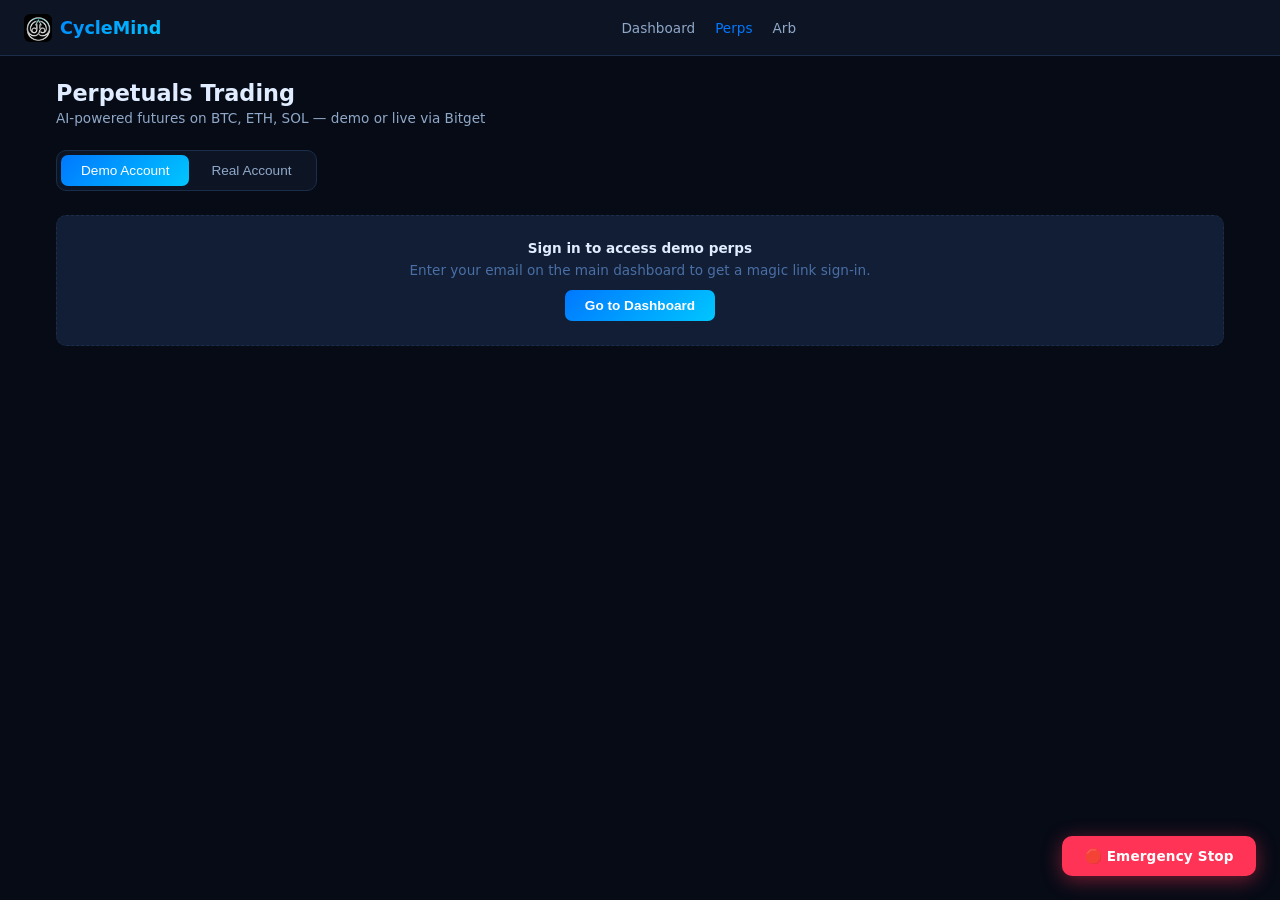
<file: perps.html>
<!DOCTYPE html>
<html lang="en">
<head>
<meta charset="UTF-8">
<meta name="viewport" content="width=device-width, initial-scale=1.0">
<title>CycleMind — Perps</title>
<style>
  :root {
    --bg: #060b16;
    --surface: #0d1525;
    --surface2: #111e35;
    --border: #1a2d4a;
    --blue: #0078ff;
    --blue2: #00c6ff;
    --green: #00a550;
    --red: #ff3355;
    --yellow: #f59e0b;
    --text: #e0ecff;
    --muted: #4a6fa5;
    --dim: #90a8c8;
    --font: 'Inter', system-ui, sans-serif;
  }

  * { box-sizing: border-box; margin: 0; padding: 0; }

  body {
    background: var(--bg);
    color: var(--text);
    font-family: var(--font);
    min-height: 100vh;
    font-size: 14px;
  }

  /* NAV */
  .nav {
    display: flex;
    align-items: center;
    justify-content: space-between;
    padding: 0 24px;
    height: 56px;
    background: var(--surface);
    border-bottom: 1px solid var(--border);
    position: sticky;
    top: 0;
    z-index: 100;
  }
  .nav-logo {
    font-size: 1.1rem;
    font-weight: 700;
    background: linear-gradient(135deg, var(--blue), var(--blue2));
    -webkit-background-clip: text;
    -webkit-text-fill-color: transparent;
    text-decoration: none;
    display: flex;
    align-items: center;
    gap: 8px;
  }
  .nav-logo img {
    width: 28px;
    height: 28px;
    border-radius: 6px;
    object-fit: cover;
    background: #000;
  }
  .nav-links { display: flex; gap: 20px; align-items: center; }
  .nav-links a {
    color: var(--dim);
    text-decoration: none;
    font-size: 0.85rem;
    transition: color 0.2s;
  }
  .nav-links a:hover, .nav-links a.active { color: var(--text); }
  .nav-links a.active { color: var(--blue); }
  .nav-right { display: flex; gap: 10px; align-items: center; }
  .auth-badge {
    font-size: 0.75rem;
    padding: 4px 10px;
    border-radius: 20px;
    background: rgba(0,165,80,0.15);
    color: var(--green);
    border: 1px solid rgba(0,165,80,0.3);
  }
  .auth-badge.real {
    background: rgba(0,120,255,0.15);
    color: var(--blue);
    border-color: rgba(0,120,255,0.3);
  }

  /* LAYOUT */
  .page { max-width: 1200px; margin: 0 auto; padding: 24px 16px; }

  .page-header {
    margin-bottom: 24px;
  }
  .page-header h1 {
    font-size: 1.4rem;
    font-weight: 700;
    margin-bottom: 4px;
  }
  .page-header p { color: var(--dim); font-size: 0.85rem; }

  /* MODE TABS */
  .mode-tabs {
    display: flex;
    gap: 2px;
    background: var(--surface);
    border: 1px solid var(--border);
    border-radius: 10px;
    padding: 4px;
    margin-bottom: 24px;
    width: fit-content;
  }
  .mode-tab {
    padding: 8px 20px;
    border-radius: 7px;
    border: none;
    background: transparent;
    color: var(--dim);
    font-size: 0.85rem;
    font-weight: 500;
    cursor: pointer;
    transition: all 0.2s;
  }
  .mode-tab.active {
    background: linear-gradient(135deg, var(--blue), var(--blue2));
    color: white;
  }

  /* GRID */
  .grid { display: grid; gap: 16px; }
  .grid-2 { grid-template-columns: 1fr 1fr; }
  .grid-3 { grid-template-columns: 1fr 1fr 1fr; }

  @media (max-width: 768px) {
    .grid-2, .grid-3 { grid-template-columns: 1fr; }
  }

  /* CARD */
  .card {
    background: var(--surface);
    border: 1px solid var(--border);
    border-radius: 12px;
    padding: 20px;
  }
  .card-title {
    font-size: 0.75rem;
    font-weight: 600;
    text-transform: uppercase;
    letter-spacing: 0.08em;
    color: var(--muted);
    margin-bottom: 16px;
  }

  /* SIGNAL CARDS */
  .signal-card {
    background: var(--surface);
    border: 1px solid var(--border);
    border-radius: 12px;
    padding: 16px;
    position: relative;
    overflow: hidden;
  }
  .signal-card::before {
    content: '';
    position: absolute;
    top: 0; left: 0; right: 0;
    height: 2px;
  }
  .signal-card.long::before { background: var(--green); }
  .signal-card.short::before { background: var(--red); }
  .signal-card.neutral::before { background: var(--yellow); }

  .signal-symbol {
    font-size: 1rem;
    font-weight: 700;
    margin-bottom: 4px;
  }
  .signal-price {
    font-size: 0.85rem;
    color: var(--dim);
    margin-bottom: 12px;
  }
  .signal-direction {
    font-size: 1.1rem;
    font-weight: 700;
    margin-bottom: 8px;
  }
  .signal-direction.long { color: var(--green); }
  .signal-direction.short { color: var(--red); }
  .signal-direction.neutral { color: var(--yellow); }

  .signal-meta {
    display: flex;
    gap: 12px;
    font-size: 0.75rem;
    color: var(--dim);
    margin-bottom: 12px;
    flex-wrap: wrap;
  }
  .signal-meta span { display: flex; align-items: center; gap: 4px; }

  .quick-trade-btn {
    width: 100%;
    padding: 8px;
    border: none;
    border-radius: 7px;
    font-size: 0.8rem;
    font-weight: 600;
    cursor: pointer;
    transition: opacity 0.2s;
  }
  .quick-trade-btn:hover { opacity: 0.85; }
  .quick-trade-btn.long { background: var(--green); color: white; }
  .quick-trade-btn.short { background: var(--red); color: white; }
  .quick-trade-btn:disabled { opacity: 0.4; cursor: not-allowed; }

  /* TRADE FORM */
  .trade-form { display: flex; flex-direction: column; gap: 14px; }

  .form-row { display: flex; gap: 10px; }
  .form-group { display: flex; flex-direction: column; gap: 6px; flex: 1; }
  .form-label {
    font-size: 0.75rem;
    color: var(--dim);
    font-weight: 500;
    text-transform: uppercase;
    letter-spacing: 0.05em;
  }
  .form-input, .form-select {
    background: var(--surface2);
    border: 1px solid var(--border);
    border-radius: 8px;
    color: var(--text);
    padding: 10px 12px;
    font-size: 0.9rem;
    width: 100%;
    outline: none;
    transition: border-color 0.2s;
  }
  .form-input:focus, .form-select:focus { border-color: var(--blue); }
  .form-select option { background: var(--surface2); }

  .side-toggle {
    display: flex;
    gap: 2px;
    background: var(--surface2);
    border: 1px solid var(--border);
    border-radius: 8px;
    padding: 3px;
  }
  .side-btn {
    flex: 1;
    padding: 8px;
    border: none;
    border-radius: 6px;
    font-size: 0.85rem;
    font-weight: 600;
    cursor: pointer;
    background: transparent;
    color: var(--dim);
    transition: all 0.2s;
  }
  .side-btn.active-long { background: var(--green); color: white; }
  .side-btn.active-short { background: var(--red); color: white; }

  .leverage-slider-wrap {
    display: flex;
    flex-direction: column;
    gap: 6px;
  }
  .leverage-row {
    display: flex;
    justify-content: space-between;
    align-items: center;
  }
  .leverage-val {
    font-size: 1rem;
    font-weight: 700;
    color: var(--blue);
  }
  input[type=range] {
    width: 100%;
    accent-color: var(--blue);
    height: 4px;
    cursor: pointer;
  }
  .leverage-presets { display: flex; gap: 6px; flex-wrap: wrap; }
  .lev-preset {
    padding: 4px 10px;
    border: 1px solid var(--border);
    border-radius: 5px;
    font-size: 0.75rem;
    background: var(--surface2);
    color: var(--dim);
    cursor: pointer;
    transition: all 0.15s;
  }
  .lev-preset:hover, .lev-preset.active {
    border-color: var(--blue);
    color: var(--blue);
  }

  .order-summary {
    background: var(--surface2);
    border: 1px solid var(--border);
    border-radius: 8px;
    padding: 12px;
    font-size: 0.8rem;
    display: flex;
    flex-direction: column;
    gap: 6px;
  }
  .order-summary-row {
    display: flex;
    justify-content: space-between;
    color: var(--dim);
  }
  .order-summary-row span:last-child { color: var(--text); font-weight: 500; }

  .submit-btn {
    padding: 12px;
    border: none;
    border-radius: 8px;
    font-size: 0.95rem;
    font-weight: 700;
    cursor: pointer;
    width: 100%;
    transition: opacity 0.2s;
  }
  .submit-btn:hover { opacity: 0.88; }
  .submit-btn.long { background: linear-gradient(135deg, #00a550, #00d468); color: white; }
  .submit-btn.short { background: linear-gradient(135deg, #ff3355, #ff6680); color: white; }
  .submit-btn:disabled { opacity: 0.4; cursor: not-allowed; }

  /* POSITIONS TABLE */
  .positions-list { display: flex; flex-direction: column; gap: 10px; }
  .position-row {
    background: var(--surface2);
    border: 1px solid var(--border);
    border-radius: 10px;
    padding: 14px 16px;
    display: flex;
    align-items: center;
    justify-content: space-between;
    gap: 12px;
    flex-wrap: wrap;
  }
  .pos-left { display: flex; flex-direction: column; gap: 4px; }
  .pos-symbol { font-weight: 700; font-size: 0.95rem; }
  .pos-side {
    font-size: 0.75rem;
    font-weight: 600;
    padding: 2px 8px;
    border-radius: 4px;
    display: inline-block;
  }
  .pos-side.long { background: rgba(0,165,80,0.15); color: var(--green); }
  .pos-side.short { background: rgba(255,51,85,0.15); color: var(--red); }

  .pos-mid { display: flex; gap: 20px; flex-wrap: wrap; }
  .pos-stat { display: flex; flex-direction: column; gap: 2px; }
  .pos-stat-label { font-size: 0.7rem; color: var(--muted); text-transform: uppercase; }
  .pos-stat-val { font-size: 0.85rem; font-weight: 600; }

  .pos-pnl { font-size: 1rem; font-weight: 700; }
  .pos-pnl.positive { color: var(--green); }
  .pos-pnl.negative { color: var(--red); }

  .close-pos-btn {
    padding: 6px 14px;
    border-radius: 6px;
    border: 1px solid var(--red);
    background: transparent;
    color: var(--red);
    font-size: 0.8rem;
    font-weight: 600;
    cursor: pointer;
    transition: all 0.2s;
  }
  .close-pos-btn:hover { background: var(--red); color: white; }

  /* AGENT PANEL */
  .agent-panel {
    background: var(--surface);
    border: 1px solid var(--border);
    border-radius: 12px;
    padding: 20px;
  }
  .agent-status-row {
    display: flex;
    align-items: center;
    justify-content: space-between;
    margin-bottom: 16px;
  }
  .agent-status-label { font-weight: 600; font-size: 0.9rem; }
  .agent-status-sub { font-size: 0.75rem; color: var(--dim); margin-top: 2px; }

  .toggle-switch {
    position: relative;
    width: 44px;
    height: 24px;
  }
  .toggle-switch input { opacity: 0; width: 0; height: 0; }
  .toggle-track {
    position: absolute;
    inset: 0;
    background: var(--border);
    border-radius: 24px;
    cursor: pointer;
    transition: background 0.2s;
  }
  .toggle-track::before {
    content: '';
    position: absolute;
    width: 18px; height: 18px;
    left: 3px; top: 3px;
    background: white;
    border-radius: 50%;
    transition: transform 0.2s;
  }
  .toggle-switch input:checked + .toggle-track { background: var(--green); }
  .toggle-switch input:checked + .toggle-track::before { transform: translateX(20px); }

  .agent-settings-grid {
    display: grid;
    grid-template-columns: 1fr 1fr;
    gap: 12px;
    margin-top: 16px;
  }

  /* TRADE LOG */
  .trade-log { display: flex; flex-direction: column; gap: 6px; }
  .log-row {
    display: flex;
    justify-content: space-between;
    align-items: center;
    font-size: 0.78rem;
    padding: 8px 10px;
    background: var(--surface2);
    border-radius: 7px;
    color: var(--dim);
  }
  .log-row .log-pnl { font-weight: 600; }
  .log-row .log-pnl.pos { color: var(--green); }
  .log-row .log-pnl.neg { color: var(--red); }

  /* MISC */
  .empty-state {
    text-align: center;
    padding: 32px;
    color: var(--muted);
    font-size: 0.85rem;
  }
  .loading { color: var(--muted); font-size: 0.85rem; padding: 12px 0; }
  .badge {
    font-size: 0.68rem;
    font-weight: 700;
    padding: 2px 7px;
    border-radius: 4px;
    text-transform: uppercase;
    letter-spacing: 0.05em;
  }
  .badge-agent { background: rgba(0,120,255,0.15); color: var(--blue); }
  .badge-liq { background: rgba(255,51,85,0.2); color: var(--red); }

  .connect-prompt {
    background: var(--surface2);
    border: 1px dashed var(--border);
    border-radius: 10px;
    padding: 24px;
    text-align: center;
    color: var(--muted);
    font-size: 0.85rem;
  }
  .connect-prompt strong { color: var(--text); display: block; margin-bottom: 6px; }
  .connect-btn {
    margin-top: 12px;
    padding: 8px 20px;
    background: linear-gradient(135deg, var(--blue), var(--blue2));
    color: white;
    border: none;
    border-radius: 7px;
    font-size: 0.85rem;
    font-weight: 600;
    cursor: pointer;
  }

  .toast {
    position: fixed;
    bottom: 24px;
    left: 50%;
    transform: translateX(-50%);
    padding: 10px 20px;
    border-radius: 8px;
    font-size: 0.85rem;
    font-weight: 600;
    color: white;
    z-index: 9999;
    animation: fadeup 0.3s ease;
  }
  @keyframes fadeup {
    from { opacity: 0; transform: translateX(-50%) translateY(10px); }
    to { opacity: 1; transform: translateX(-50%) translateY(0); }
  }

  /* FIXED: Emergency Stop button — solid red, always visible */
  .kill-switch-btn {
    position: fixed;
    bottom: 1.5rem;
    right: 1.5rem;
    padding: 0.75rem 1.4rem;
    background: #ff3355;
    border: none;
    color: #ffffff;
    border-radius: 10px;
    font-weight: 700;
    font-size: 0.85rem;
    cursor: pointer;
    font-family: var(--font);
    z-index: 9998;
    box-shadow: 0 4px 20px rgba(255, 51, 85, 0.45);
    transition: opacity 0.2s, box-shadow 0.2s;
    white-space: nowrap;
    letter-spacing: 0.01em;
  }
  .kill-switch-btn:hover {
    opacity: 0.9;
    box-shadow: 0 0 24px rgba(255, 51, 85, 0.6);
  }

  .section-gap { margin-bottom: 24px; }

  .info-row {
    display: flex;
    justify-content: space-between;
    font-size: 0.82rem;
    padding: 6px 0;
    border-bottom: 1px solid var(--border);
    color: var(--dim);
  }
  .info-row:last-child { border-bottom: none; }
  .info-row span:last-child { color: var(--text); font-weight: 500; }
</style>
</head>
<body>

<nav class="nav">
  <a href="index.html" class="nav-logo">
    <img src="logo.jpg" alt="CycleMind logo">
    CycleMind
  </a>
  <div class="nav-links">
    <a href="index.html">Dashboard</a>
    <a href="perps.html" class="active">Perps</a>
    <a href="arb.html">Arb</a>
  </div>
  <div class="nav-right">
    <span id="auth-badge" style="display:none" class="auth-badge">Demo</span>
    <span id="real-badge" style="display:none" class="auth-badge real">Live</span>
  </div>
</nav>

<div class="page">

  <div class="page-header">
    <h1>Perpetuals Trading</h1>
    <p>AI-powered futures on BTC, ETH, SOL — demo or live via Bitget</p>
  </div>

  <!-- MODE TABS -->
  <div class="mode-tabs">
    <button class="mode-tab active" id="tab-demo" onclick="switchMode('demo')">Demo Account</button>
    <button class="mode-tab" id="tab-real" onclick="switchMode('real')">Real Account</button>
  </div>

  <!-- ============ DEMO MODE ============ -->
  <div id="demo-mode">

    <!-- Auth gate -->
    <div id="demo-gate" style="display:none">
      <div class="connect-prompt">
        <strong>Sign in to access demo perps</strong>
        Enter your email on the main dashboard to get a magic link sign-in.
        <br>
        <button class="connect-btn" onclick="window.location.href='index.html'">Go to Dashboard</button>
      </div>
    </div>

    <div id="demo-content" style="display:none">

      <!-- Signal Overview -->
      <div class="section-gap">
        <div class="card-title" style="margin-bottom:12px;">AI Signals</div>
        <div class="grid grid-3" id="signal-cards">
          <div class="loading">Loading signals...</div>
        </div>
      </div>

      <div class="grid grid-2 section-gap">

        <!-- Trade Form -->
        <div class="card">
          <div class="card-title">Open Position</div>
          <div class="trade-form">

            <!-- Symbol -->
            <div class="form-group">
              <label class="form-label">Asset</label>
              <select class="form-select" id="demo-symbol" onchange="onFormChange()">
                <option value="BTC">Bitcoin (BTC)</option>
                <option value="ETH">Ethereum (ETH)</option>
                <option value="SOL">Solana (SOL)</option>
              </select>
            </div>

            <!-- Side -->
            <div class="form-group">
              <label class="form-label">Direction</label>
              <div class="side-toggle">
                <button class="side-btn active-long" id="btn-long" onclick="setSide('long')">▲ Long</button>
                <button class="side-btn" id="btn-short" onclick="setSide('short')">▼ Short</button>
              </div>
            </div>

            <!-- Size -->
            <div class="form-group">
              <label class="form-label">Margin (USD)</label>
              <input class="form-input" type="number" id="demo-size" value="100" min="10" step="10" oninput="onFormChange()">
            </div>

            <!-- Leverage -->
            <div class="form-group">
              <label class="form-label">Leverage</label>
              <div class="leverage-slider-wrap">
                <div class="leverage-row">
                  <span style="font-size:0.8rem;color:var(--dim)">1x</span>
                  <span class="leverage-val" id="lev-display">10x</span>
                  <span style="font-size:0.8rem;color:var(--dim)">100x</span>
                </div>
                <input type="range" id="demo-leverage" min="1" max="100" value="10" oninput="onLeverageChange(this.value)">
                <div class="leverage-presets">
                  <button class="lev-preset" onclick="setLeverage(1)">1x</button>
                  <button class="lev-preset" onclick="setLeverage(3)">3x</button>
                  <button class="lev-preset active" onclick="setLeverage(10)">10x</button>
                  <button class="lev-preset" onclick="setLeverage(25)">25x</button>
                  <button class="lev-preset" onclick="setLeverage(50)">50x</button>
                  <button class="lev-preset" onclick="setLeverage(100)">100x</button>
                </div>
              </div>
            </div>

            <!-- Order Summary -->
            <div class="order-summary">
              <div class="order-summary-row"><span>Margin</span><span id="sum-margin">$100</span></div>
              <div class="order-summary-row"><span>Notional</span><span id="sum-notional">$1,000</span></div>
              <div class="order-summary-row"><span>Est. Liquidation</span><span id="sum-liq">—</span></div>
              <div class="order-summary-row"><span>Current Price</span><span id="sum-price">—</span></div>
            </div>

            <button class="submit-btn long" id="demo-submit-btn" onclick="openDemoPerp()">Open Long</button>
          </div>
        </div>

        <!-- Agent Panel -->
        <div>
          <div class="agent-panel section-gap">
            <div class="agent-status-row">
              <div>
                <div class="agent-status-label">AI Trading Agent</div>
                <div class="agent-status-sub">Auto-trades perps based on regime + signals</div>
              </div>
              <label class="toggle-switch">
                <input type="checkbox" id="agent-toggle" onchange="togglePerpAgent()">
                <span class="toggle-track"></span>
              </label>
            </div>

            <div class="agent-settings-grid">
              <div class="form-group">
                <label class="form-label">Agent Leverage</label>
                <select class="form-select" id="agent-leverage">
                  <option value="3">3x</option>
                  <option value="5" selected>5x</option>
                  <option value="10">10x</option>
                  <option value="20">20x</option>
                  <option value="50">50x</option>
                </select>
              </div>
              <div class="form-group">
                <label class="form-label">Position Size</label>
                <input class="form-input" type="number" id="agent-size" value="100" min="10" step="10" placeholder="USD">
              </div>
            </div>
            <button onclick="saveAgentSettings()" style="margin-top:12px;padding:8px 16px;background:var(--blue);color:white;border:none;border-radius:7px;font-size:0.82rem;font-weight:600;cursor:pointer;width:100%">
              Save Agent Settings
            </button>
          </div>

          <!-- Balance -->
          <div class="card">
            <div class="card-title">Demo Balance</div>
            <div id="demo-balance-display">
              <div class="loading">Loading...</div>
            </div>
          </div>
        </div>

      </div>

      <!-- Open Positions -->
      <div class="card section-gap">
        <div class="card-title">Open Positions</div>
        <div id="open-positions">
          <div class="loading">Loading positions...</div>
        </div>
      </div>

      <!-- Trade Log -->
      <div class="card">
        <div class="card-title">Trade History</div>
        <div id="perp-trade-log">
          <div class="loading">Loading...</div>
        </div>
      </div>

    </div>
  </div>

  <!-- ============ REAL MODE ============ -->
  <div id="real-mode" style="display:none">

    <div id="real-gate" style="display:none">
      <div class="connect-prompt">
        <strong>Connect your Bitget account</strong>
        Go to the main dashboard and connect your Bitget API key to trade live.
        <br>
        <button class="connect-btn" onclick="window.location.href='index.html'">Connect Bitget</button>
      </div>
    </div>

    <div id="real-content" style="display:none">

      <!-- Signal Overview (same component) -->
      <div class="section-gap">
        <div class="card-title" style="margin-bottom:12px;">AI Signals</div>
        <div class="grid grid-3" id="real-signal-cards">
          <div class="loading">Loading signals...</div>
        </div>
      </div>

      <div class="grid grid-2 section-gap">

        <!-- Real Trade Form -->
        <div class="card">
          <div class="card-title">Open Live Position</div>
          <div class="trade-form">

            <div class="form-group">
              <label class="form-label">Asset</label>
              <select class="form-select" id="real-symbol" onchange="onRealFormChange()">
                <option value="BTC">Bitcoin (BTC)</option>
                <option value="ETH">Ethereum (ETH)</option>
                <option value="SOL">Solana (SOL)</option>
              </select>
            </div>

            <div class="form-group">
              <label class="form-label">Direction</label>
              <div class="side-toggle">
                <button class="side-btn active-long" id="real-btn-long" onclick="setRealSide('long')">▲ Long</button>
                <button class="side-btn" id="real-btn-short" onclick="setRealSide('short')">▼ Short</button>
              </div>
            </div>

            <div class="form-group">
              <label class="form-label">Margin (USD)</label>
              <input class="form-input" type="number" id="real-size" value="50" min="5" step="10" oninput="onRealFormChange()">
            </div>

            <div class="form-group">
              <label class="form-label">Leverage</label>
              <div class="leverage-slider-wrap">
                <div class="leverage-row">
                  <span style="font-size:0.8rem;color:var(--dim)">1x</span>
                  <span class="leverage-val" id="real-lev-display">5x</span>
                  <span style="font-size:0.8rem;color:var(--dim)">100x</span>
                </div>
                <input type="range" id="real-leverage" min="1" max="100" value="5" oninput="onRealLeverageChange(this.value)">
                <div class="leverage-presets">
                  <button class="lev-preset" onclick="setRealLeverage(1)">1x</button>
                  <button class="lev-preset" onclick="setRealLeverage(3)">3x</button>
                  <button class="lev-preset active" onclick="setRealLeverage(5)">5x</button>
                  <button class="lev-preset" onclick="setRealLeverage(10)">10x</button>
                  <button class="lev-preset" onclick="setRealLeverage(25)">25x</button>
                  <button class="lev-preset" onclick="setRealLeverage(50)">50x</button>
                </div>
              </div>
            </div>

            <div class="order-summary">
              <div class="order-summary-row"><span>Margin</span><span id="real-sum-margin">$50</span></div>
              <div class="order-summary-row"><span>Notional</span><span id="real-sum-notional">$250</span></div>
              <div class="order-summary-row"><span>Est. Liquidation</span><span id="real-sum-liq">—</span></div>
              <div class="order-summary-row"><span>Current Price</span><span id="real-sum-price">—</span></div>
            </div>

            <div style="background:rgba(245,158,11,0.1);border:1px solid rgba(245,158,11,0.3);border-radius:8px;padding:10px;font-size:0.75rem;color:var(--yellow);">
              ⚠️ This executes a real order on your Bitget account using real funds.
            </div>

            <button class="submit-btn long" id="real-submit-btn" onclick="openRealPerp()">Open Long (Live)</button>
          </div>
        </div>

        <!-- Real Positions -->
        <div class="card">
          <div class="card-title">Live Positions</div>
          <div id="real-positions">
            <div class="loading">Loading live positions...</div>
          </div>
        </div>

      </div>
    </div>
  </div>

</div>

<!-- ADDED: Emergency Stop button — visible on all perps pages -->
<button class="kill-switch-btn" onclick="emergencyStop()">
  🛑 Emergency Stop
</button>

<script>
const API_BASE = "https://cyclemind-production.up.railway.app/api";

let emailUser = null;
let userCredentials = null;
let currentMode = "demo";
let demoSide = "long";
let realSide = "long";
let livePrices = {};
let signals = {};

// ==================== INIT ====================

window.addEventListener("DOMContentLoaded", () => {
  const savedEmail = localStorage.getItem("email_user");
  const savedCreds = localStorage.getItem("bitget_creds");

  if (savedEmail) {
    emailUser = JSON.parse(savedEmail);
    document.getElementById("auth-badge").style.display = "inline";
  }
  if (savedCreds) {
    userCredentials = JSON.parse(savedCreds);
    document.getElementById("real-badge").style.display = "inline";
  }

  renderAuthState();
  loadSignals();
  loadDemoPositions();
  loadDemoBalance();
  loadAgentSettings();
  loadRealPositions();
  loadPrices();

  setInterval(() => {
    loadSignals();
    loadDemoPositions();
    loadDemoBalance();
    loadPrices();
    loadRealPositions();
  }, 15000);
});

function renderAuthState() {
  if (currentMode === "demo") {
    if (emailUser) {
      document.getElementById("demo-gate").style.display = "none";
      document.getElementById("demo-content").style.display = "block";
    } else {
      document.getElementById("demo-gate").style.display = "block";
      document.getElementById("demo-content").style.display = "none";
    }
  } else {
    if (userCredentials) {
      document.getElementById("real-gate").style.display = "none";
      document.getElementById("real-content").style.display = "block";
    } else {
      document.getElementById("real-gate").style.display = "block";
      document.getElementById("real-content").style.display = "none";
    }
  }
}

function switchMode(mode) {
  currentMode = mode;
  document.getElementById("demo-mode").style.display = mode === "demo" ? "block" : "none";
  document.getElementById("real-mode").style.display = mode === "real" ? "block" : "none";
  document.getElementById("tab-demo").classList.toggle("active", mode === "demo");
  document.getElementById("tab-real").classList.toggle("active", mode === "real");
  renderAuthState();
  if (mode === "real") loadRealPositions();
}

// ==================== PRICES ====================

async function loadPrices() {
  try {
    const res = await fetch(`${API_BASE}/prices`);
    const data = await res.json();
    livePrices = {
      BTC: data.bitcoin?.usd || 0,
      ETH: data.ethereum?.usd || 0,
      SOL: data.solana?.usd || 0,
    };
    onFormChange();
    onRealFormChange();
  } catch (e) {}
}

// ==================== SIGNALS ====================

async function loadSignals() {
  try {
    const res = await fetch(`${API_BASE}/perps/signal-overview`);
    const data = await res.json();
    signals = data;
    renderSignalCards("signal-cards");
    renderSignalCards("real-signal-cards");
  } catch (e) {}
}

function renderSignalCards(containerId) {
  const el = document.getElementById(containerId);
  if (!el) return;
  const coins = ["BTC", "ETH", "SOL"];
  let html = "";

  coins.forEach(coin => {
    const s = signals[coin];
    if (!s || s.error) {
      html += `<div class="signal-card neutral"><div class="signal-symbol">${coin}</div><div class="signal-price">Signal unavailable</div></div>`;
      return;
    }

    const dirClass = s.direction === "long" ? "long" : s.direction === "short" ? "short" : "neutral";
    const dirLabel = s.direction === "long" ? "▲ LONG" : s.direction === "short" ? "▼ SHORT" : "— NEUTRAL";
    const price = s.current_price ? `$${s.current_price.toLocaleString()}` : "—";
    const isDemo = currentMode === "demo" && emailUser;
    const isReal = currentMode === "real" && userCredentials;
    const canTrade = isDemo || isReal;

    html += `
      <div class="signal-card ${dirClass}">
        <div class="signal-symbol">${coin}</div>
        <div class="signal-price">${price}</div>
        <div class="signal-direction ${dirClass}">${dirLabel}</div>
        <div class="signal-meta">
          <span>Strength: ${s.strength}/5</span>
          <span>Lev: ${s.suggested_leverage}x</span>
          <span>Funding: ${s.funding_rate}%</span>
        </div>
        ${canTrade && s.direction !== "neutral" ? `
          <button class="quick-trade-btn ${dirClass}" onclick="quickTrade('${coin}','${s.direction}',${s.suggested_leverage})">
            Quick ${s.direction === 'long' ? 'Long' : 'Short'} ${s.suggested_leverage}x
          </button>
        ` : `<button class="quick-trade-btn" disabled>No clear signal</button>`}
      </div>
    `;
  });

  el.innerHTML = html;
}

function quickTrade(coin, direction, leverage) {
  if (currentMode === "demo") {
    document.getElementById("demo-symbol").value = coin;
    setSide(direction);
    setLeverage(leverage);
    onFormChange();
    document.getElementById("demo-submit-btn").scrollIntoView({ behavior: "smooth" });
  } else {
    document.getElementById("real-symbol").value = coin;
    setRealSide(direction);
    setRealLeverage(leverage);
    onRealFormChange();
    document.getElementById("real-submit-btn").scrollIntoView({ behavior: "smooth" });
  }
}

// ==================== DEMO FORM ====================

function setSide(side) {
  demoSide = side;
  const longBtn = document.getElementById("btn-long");
  const shortBtn = document.getElementById("btn-short");
  longBtn.className = "side-btn" + (side === "long" ? " active-long" : "");
  shortBtn.className = "side-btn" + (side === "short" ? " active-short" : "");
  const submitBtn = document.getElementById("demo-submit-btn");
  submitBtn.className = `submit-btn ${side}`;
  submitBtn.textContent = side === "long" ? "Open Long" : "Open Short";
  onFormChange();
}

function setLeverage(val) {
  document.getElementById("demo-leverage").value = val;
  onLeverageChange(val);
  document.querySelectorAll(".leverage-presets .lev-preset").forEach(btn => {
    btn.classList.toggle("active", btn.textContent === `${val}x`);
  });
}

function onLeverageChange(val) {
  document.getElementById("lev-display").textContent = `${val}x`;
  onFormChange();
}

function onFormChange() {
  const size = parseFloat(document.getElementById("demo-size")?.value || 0);
  const lev = parseInt(document.getElementById("demo-leverage")?.value || 10);
  const symbol = document.getElementById("demo-symbol")?.value || "BTC";
  const price = livePrices[symbol] || 0;
  const notional = size * lev;

  document.getElementById("sum-margin").textContent = `$${size.toLocaleString()}`;
  document.getElementById("sum-notional").textContent = `$${notional.toLocaleString()}`;
  document.getElementById("sum-price").textContent = price ? `$${price.toLocaleString()}` : "—";

  if (price && lev) {
    const liqPct = 1 / lev * 0.9;
    const liq = demoSide === "long"
      ? (price * (1 - liqPct)).toFixed(2)
      : (price * (1 + liqPct)).toFixed(2);
    document.getElementById("sum-liq").textContent = `$${parseFloat(liq).toLocaleString()}`;
  }
}

// ==================== DEMO TRADE ====================

async function openDemoPerp() {
  if (!emailUser) return showToast("Sign in first", true);
  const symbol = document.getElementById("demo-symbol").value;
  const size = parseFloat(document.getElementById("demo-size").value);
  const leverage = parseInt(document.getElementById("demo-leverage").value);

  if (!size || size < 10) return showToast("Minimum margin is $10", true);

  const btn = document.getElementById("demo-submit-btn");
  btn.disabled = true;
  btn.textContent = "Opening...";

  try {
    const res = await fetch(`${API_BASE}/perps/demo/open`, {
      method: "POST",
      headers: { "Content-Type": "application/json" },
      body: JSON.stringify({ email: emailUser.email, symbol, side: demoSide, size_usd: size, leverage }),
    });
    const data = await res.json();
    if (!res.ok) throw new Error(data.detail || "Failed to open");
    showToast(`✅ ${demoSide.toUpperCase()} ${symbol} opened @ $${data.position.entry_price.toLocaleString()}`);
    loadDemoPositions();
    loadDemoBalance();
  } catch (e) {
    showToast(`❌ ${e.message}`, true);
  } finally {
    btn.disabled = false;
    setSide(demoSide);
  }
}

async function closeDemoPerp(positionId) {
  if (!emailUser) return;
  try {
    const res = await fetch(`${API_BASE}/perps/demo/close`, {
      method: "POST",
      headers: { "Content-Type": "application/json" },
      body: JSON.stringify({ email: emailUser.email, position_id: positionId }),
    });
    const data = await res.json();
    if (!res.ok) throw new Error(data.detail || "Close failed");
    const pnl = data.pnl_usd;
    const sign = pnl >= 0 ? "+" : "";
    showToast(`${pnl >= 0 ? "✅" : "❌"} Closed: ${sign}$${pnl.toFixed(2)} PnL`);
    loadDemoPositions();
    loadDemoBalance();
  } catch (e) {
    showToast(`❌ ${e.message}`, true);
  }
}

async function loadDemoPositions() {
  if (!emailUser) return;
  try {
    const res = await fetch(`${API_BASE}/perps/demo/positions/${encodeURIComponent(emailUser.email)}`);
    const data = await res.json();
    renderDemoPositions(data.positions || {});
    renderTradeLog(data.trade_log || []);
  } catch (e) {}
}

function renderDemoPositions(positions) {
  const el = document.getElementById("open-positions");
  const entries = Object.entries(positions);

  if (!entries.length) {
    el.innerHTML = `<div class="empty-state">No open positions — use the form to open one.</div>`;
    return;
  }

  let html = `<div class="positions-list">`;
  entries.forEach(([id, pos]) => {
    const pnlClass = pos.pnl_usd >= 0 ? "positive" : "negative";
    const pnlSign = pos.pnl_usd >= 0 ? "+" : "";
    const isLiq = pos.is_liquidated;

    html += `
      <div class="position-row" style="${isLiq ? 'border-color:var(--red);opacity:0.7' : ''}">
        <div class="pos-left">
          <div class="pos-symbol">
            ${pos.symbol}
            ${pos.is_agent ? '<span class="badge badge-agent">Agent</span>' : ''}
            ${isLiq ? '<span class="badge badge-liq">Liquidated</span>' : ''}
          </div>
          <span class="pos-side ${pos.side}">${pos.side.toUpperCase()} ${pos.leverage}x</span>
        </div>
        <div class="pos-mid">
          <div class="pos-stat">
            <span class="pos-stat-label">Entry</span>
            <span class="pos-stat-val">$${pos.entry_price.toLocaleString()}</span>
          </div>
          <div class="pos-stat">
            <span class="pos-stat-label">Mark</span>
            <span class="pos-stat-val">$${pos.current_price.toLocaleString()}</span>
          </div>
          <div class="pos-stat">
            <span class="pos-stat-label">Notional</span>
            <span class="pos-stat-val">$${pos.notional_usd.toLocaleString()}</span>
          </div>
          <div class="pos-stat">
            <span class="pos-stat-label">Liq. Price</span>
            <span class="pos-stat-val" style="color:var(--red)">$${pos.liquidation_price.toLocaleString()}</span>
          </div>
        </div>
        <div class="pos-pnl ${pnlClass}">${pnlSign}$${pos.pnl_usd.toFixed(2)} (${pnlSign}${pos.pnl_pct.toFixed(2)}%)</div>
        <button class="close-pos-btn" onclick="closeDemoPerp('${id}')">Close</button>
      </div>
    `;
  });
  html += `</div>`;
  el.innerHTML = html;
}

function renderTradeLog(log) {
  const el = document.getElementById("perp-trade-log");
  if (!log.length) {
    el.innerHTML = `<div class="empty-state">No closed trades yet.</div>`;
    return;
  }
  let html = `<div class="trade-log">`;
  [...log].reverse().slice(0, 10).forEach(t => {
    const pnlClass = t.pnl_usd >= 0 ? "pos" : "neg";
    const pnlSign = t.pnl_usd >= 0 ? "+" : "";
    html += `
      <div class="log-row">
        <span>${t.side.toUpperCase()} ${t.symbol} ${t.leverage}x</span>
        <span>$${t.entry_price.toLocaleString()} → $${t.exit_price.toLocaleString()}</span>
        <span class="log-pnl ${pnlClass}">${pnlSign}$${t.pnl_usd.toFixed(2)}</span>
      </div>
    `;
  });
  html += `</div>`;
  el.innerHTML = html;
}

async function loadDemoBalance() {
  if (!emailUser) return;
  try {
    const res = await fetch(`${API_BASE}/demo/account/${encodeURIComponent(emailUser.email)}`);
    const data = await res.json();
    const returnColor = data.total_return_pct >= 0 ? "var(--green)" : "var(--red)";
    const sign = data.total_return_pct >= 0 ? "+" : "";
    document.getElementById("demo-balance-display").innerHTML = `
      <div class="info-row"><span>Cash (USDT)</span><span>$${data.cash_usdt.toLocaleString()}</span></div>
      <div class="info-row"><span>Total Equity</span><span style="color:${returnColor}">$${data.total_equity_usd.toLocaleString()} (${sign}${data.total_return_pct}%)</span></div>
      <div class="info-row"><span>Starting Balance</span><span>$${data.starting_balance.toLocaleString()}</span></div>
    `;
  } catch (e) {}
}

// ==================== AGENT ====================

async function loadAgentSettings() {
  if (!emailUser) return;
  try {
    const res = await fetch(`${API_BASE}/perps/agent-settings/${encodeURIComponent(emailUser.email)}`);
    const data = await res.json();
    document.getElementById("agent-toggle").checked = data.perp_auto_trade_enabled;
    document.getElementById("agent-leverage").value = data.perp_leverage;
    document.getElementById("agent-size").value = data.perp_size_usd;
  } catch (e) {}
}

async function togglePerpAgent() {
  if (!emailUser) return;
  const enabled = document.getElementById("agent-toggle").checked;
  try {
    const res = await fetch(`${API_BASE}/perps/agent-settings`, {
      method: "POST",
      headers: { "Content-Type": "application/json" },
      body: JSON.stringify({ email: emailUser.email, perp_auto_trade_enabled: enabled }),
    });
    if (!res.ok) throw new Error("Failed to update agent");
    showToast(enabled ? "✅ Perp agent enabled" : "Agent disabled");
  } catch (e) {
    showToast(`❌ ${e.message}`, true);
    document.getElementById("agent-toggle").checked = !enabled;
  }
}

async function saveAgentSettings() {
  if (!emailUser) return;
  const leverage = parseInt(document.getElementById("agent-leverage").value);
  const size = parseFloat(document.getElementById("agent-size").value);
  try {
    const res = await fetch(`${API_BASE}/perps/agent-settings`, {
      method: "POST",
      headers: { "Content-Type": "application/json" },
      body: JSON.stringify({ email: emailUser.email, perp_leverage: leverage, perp_size_usd: size }),
    });
    if (!res.ok) throw new Error("Failed to save");
    showToast("✅ Agent settings saved");
  } catch (e) {
    showToast(`❌ ${e.message}`, true);
  }
}

// ==================== REAL FORM ====================

function setRealSide(side) {
  realSide = side;
  const longBtn = document.getElementById("real-btn-long");
  const shortBtn = document.getElementById("real-btn-short");
  longBtn.className = "side-btn" + (side === "long" ? " active-long" : "");
  shortBtn.className = "side-btn" + (side === "short" ? " active-short" : "");
  const submitBtn = document.getElementById("real-submit-btn");
  submitBtn.className = `submit-btn ${side}`;
  submitBtn.textContent = side === "long" ? "Open Long (Live)" : "Open Short (Live)";
  onRealFormChange();
}

function setRealLeverage(val) {
  document.getElementById("real-leverage").value = val;
  onRealLeverageChange(val);
}

function onRealLeverageChange(val) {
  document.getElementById("real-lev-display").textContent = `${val}x`;
  onRealFormChange();
}

function onRealFormChange() {
  const size = parseFloat(document.getElementById("real-size")?.value || 0);
  const lev = parseInt(document.getElementById("real-leverage")?.value || 5);
  const symbol = document.getElementById("real-symbol")?.value || "BTC";
  const price = livePrices[symbol] || 0;
  const notional = size * lev;

  document.getElementById("real-sum-margin").textContent = `$${size.toLocaleString()}`;
  document.getElementById("real-sum-notional").textContent = `$${notional.toLocaleString()}`;
  document.getElementById("real-sum-price").textContent = price ? `$${price.toLocaleString()}` : "—";

  if (price && lev) {
    const liqPct = 1 / lev * 0.9;
    const liq = realSide === "long"
      ? (price * (1 - liqPct)).toFixed(2)
      : (price * (1 + liqPct)).toFixed(2);
    document.getElementById("real-sum-liq").textContent = `$${parseFloat(liq).toLocaleString()}`;
  }
}

// ==================== REAL TRADE ====================

async function openRealPerp() {
  if (!userCredentials) return showToast("Connect Bitget account first", true);
  const symbol = document.getElementById("real-symbol").value;
  const size = parseFloat(document.getElementById("real-size").value);
  const leverage = parseInt(document.getElementById("real-leverage").value);

  if (!confirm(`Open REAL ${realSide.toUpperCase()} ${symbol} ${leverage}x with $${size} margin on Bitget?\n\nThis uses REAL funds.`)) return;

  const btn = document.getElementById("real-submit-btn");
  btn.disabled = true;
  btn.textContent = "Placing order...";

  try {
    const res = await fetch(`${API_BASE}/perps/real/open`, {
      method: "POST",
      headers: { "Content-Type": "application/json" },
      body: JSON.stringify({
        api_key: userCredentials.api_key,
        api_secret: userCredentials.api_secret,
        passphrase: userCredentials.passphrase,
        symbol, side: realSide, size_usd: size, leverage,
      }),
    });
    const data = await res.json();
    if (!res.ok) throw new Error(data.detail || "Order failed");
    showToast(`✅ ${realSide.toUpperCase()} ${symbol} opened @ $${data.entry_price.toLocaleString()}`);
    loadRealPositions();
  } catch (e) {
    showToast(`❌ ${e.message}`, true);
  } finally {
    btn.disabled = false;
    setRealSide(realSide);
  }
}

async function closeRealPerp(symbol, side) {
  if (!userCredentials) return;
  if (!confirm(`Close REAL ${side.toUpperCase()} ${symbol} position? This is irreversible.`)) return;
  try {
    const res = await fetch(`${API_BASE}/perps/real/close`, {
      method: "POST",
      headers: { "Content-Type": "application/json" },
      body: JSON.stringify({
        api_key: userCredentials.api_key,
        api_secret: userCredentials.api_secret,
        passphrase: userCredentials.passphrase,
        symbol, position_side: side,
      }),
    });
    const data = await res.json();
    if (!res.ok) throw new Error(data.detail || "Close failed");
    showToast("✅ Position closed");
    loadRealPositions();
  } catch (e) {
    showToast(`❌ ${e.message}`, true);
  }
}

async function loadRealPositions() {
  if (!userCredentials) return;
  const el = document.getElementById("real-positions");
  try {
    const params = new URLSearchParams({
      api_key: userCredentials.api_key,
      api_secret: userCredentials.api_secret,
      passphrase: userCredentials.passphrase,
    });
    const res = await fetch(`${API_BASE}/perps/real/positions?${params}`);
    const data = await res.json();
    const positions = data.positions || {};
    const entries = Object.entries(positions);

    if (!entries.length) {
      el.innerHTML = `<div class="empty-state">No open live positions.</div>`;
      return;
    }

    let html = `<div class="positions-list">`;
    entries.forEach(([coin, posArr]) => {
      posArr.forEach(pos => {
        const side = pos.holdSide?.toLowerCase() || "long";
        const entry = parseFloat(pos.openPriceAvg || 0);
        const markPrice = pos.current_price || 0;
        const total = parseFloat(pos.total || 0);
        const upl = parseFloat(pos.unrealizedPL || 0);
        const uplClass = upl >= 0 ? "positive" : "negative";
        const uplSign = upl >= 0 ? "+" : "";

        html += `
          <div class="position-row">
            <div class="pos-left">
              <div class="pos-symbol">${coin}</div>
              <span class="pos-side ${side}">${side.toUpperCase()} ${pos.leverage || '—'}x</span>
            </div>
            <div class="pos-mid">
              <div class="pos-stat">
                <span class="pos-stat-label">Entry</span>
                <span class="pos-stat-val">$${entry.toLocaleString()}</span>
              </div>
              <div class="pos-stat">
                <span class="pos-stat-label">Mark</span>
                <span class="pos-stat-val">$${markPrice.toLocaleString()}</span>
              </div>
              <div class="pos-stat">
                <span class="pos-stat-label">Size</span>
                <span class="pos-stat-val">${total}</span>
              </div>
            </div>
            <div class="pos-pnl ${uplClass}">${uplSign}$${upl.toFixed(2)}</div>
            <button class="close-pos-btn" onclick="closeRealPerp('${coin}','${side}')">Close</button>
          </div>
        `;
      });
    });
    html += `</div>`;
    el.innerHTML = html;
  } catch (e) {
    el.innerHTML = `<div class="empty-state" style="color:var(--red)">Could not load live positions.</div>`;
  }
}

// ==================== EMERGENCY STOP ====================

async function emergencyStop() {
  if (!emailUser && !userCredentials) {
    showToast("No active session to stop", true);
    return;
  }
  if (!confirm("Close ALL positions and halt the agent immediately?")) return;

  if (emailUser) {
    try {
      const res = await fetch(`${API_BASE}/perps/demo/positions/${encodeURIComponent(emailUser.email)}`);
      const data = await res.json();
      await Promise.all(Object.keys(data.positions || {}).map(id =>
        fetch(`${API_BASE}/perps/demo/close`, {
          method: "POST",
          headers: { "Content-Type": "application/json" },
          body: JSON.stringify({ email: emailUser.email, position_id: id }),
        })
      ));
      await fetch(`${API_BASE}/kill-switch/${encodeURIComponent(emailUser.email)}`, { method: "POST" });
      showToast("🛑 All positions closed — agent halted");
      loadDemoPositions();
      loadDemoBalance();
    } catch (e) {
      showToast(`❌ ${e.message}`, true);
    }
  }
}

// ==================== TOAST ====================

function showToast(msg, isError = false) {
  const t = document.createElement("div");
  t.className = "toast";
  t.style.background = isError ? "#ff3355" : "#00a550";
  t.textContent = msg;
  document.body.appendChild(t);
  setTimeout(() => t.remove(), 3500);
}
</script>
</body>
</html>
</file>
<file: styles.css>
* {
    margin: 0;
    padding: 0;
    box-sizing: border-box;
}

/*
  CycleMind — Professional Terminal Design
  Palette:
  --black:     #07090f  (deep background)
  --surface:   #0c1120  (card surface)
  --surface2:  #111827  (elevated surface)
  --border:    #1c2a3a  (dividers)
  --border2:   #243447  (stronger divider)
  --cyan:      #00c2d4  (primary accent)
  --cyan-dim:  #0088a0  (muted accent)
  --silver:    #b8c4d4  (primary text)
  --silver-dim:#5a6f87  (muted text)
  --white:     #e4edf8  (bright text)
  --red:       #e63950  (danger)
  --green:     #00b87a  (positive)
  --amber:     #d4900a  (warning)
*/

:root {
    --black:     #07090f;
    --surface:   #0c1120;
    --surface2:  #111827;
    --border:    #1c2a3a;
    --border2:   #243447;
    --cyan:      #00c2d4;
    --cyan-dim:  #0088a0;
    --silver:    #b8c4d4;
    --silver-dim:#5a6f87;
    --white:     #e4edf8;
    --red:       #e63950;
    --green:     #00b87a;
    --amber:     #d4900a;
}

body {
    font-family: 'Inter', sans-serif;
    background: var(--black);
    color: var(--silver);
    min-height: 100vh;
    font-size: 13px;
    line-height: 1.5;
    -webkit-font-smoothing: antialiased;
}

/* ==================== NAVBAR ==================== */
.navbar {
    background: var(--surface);
    border-bottom: 1px solid var(--border);
    padding: 0 2rem;
    height: 56px;
    display: flex;
    align-items: center;
    justify-content: space-between;
    position: sticky;
    top: 0;
    z-index: 100;
}

.nav-brand {
    display: flex;
    align-items: center;
    gap: 0.75rem;
}

.logo {
    background: #000;
    width: 30px;
    height: 30px;
    border-radius: 6px;
    display: flex;
    align-items: center;
    justify-content: center;
    overflow: hidden;
    border: 1px solid var(--border2);
}

.logo img {
    width: 100%;
    height: 100%;
    object-fit: cover;
}

.brand-name {
    font-size: 0.95rem;
    font-weight: 600;
    color: var(--white);
    letter-spacing: 0.02em;
    text-transform: uppercase;
}

.brand-tag {
    font-size: 0.65rem;
    font-weight: 500;
    color: var(--cyan);
    letter-spacing: 0.1em;
    text-transform: uppercase;
    margin-left: 0.4rem;
    padding: 1px 6px;
    border: 1px solid rgba(0,194,212,0.3);
    border-radius: 3px;
}

.nav-links {
    display: flex;
    gap: 0;
    align-items: center;
    border-left: 1px solid var(--border);
    border-right: 1px solid var(--border);
    margin: 0 1.5rem;
}

.nav-links a {
    color: var(--silver-dim);
    text-decoration: none;
    font-size: 0.78rem;
    font-weight: 500;
    letter-spacing: 0.06em;
    text-transform: uppercase;
    padding: 0 1.2rem;
    height: 56px;
    display: flex;
    align-items: center;
    border-right: 1px solid var(--border);
    transition: color 0.15s, background 0.15s;
}

.nav-links a:first-child { border-left: none; }
.nav-links a:last-child { border-right: none; }

.nav-links a:hover { color: var(--white); background: rgba(255,255,255,0.02); }
.nav-links a.active {
    color: var(--cyan);
    background: rgba(0,194,212,0.04);
    border-bottom: 2px solid var(--cyan);
}

.nav-center {
    font-size: 0.72rem;
    color: var(--silver-dim);
    font-weight: 500;
    background: var(--black);
    padding: 0.35rem 1rem;
    border-radius: 3px;
    border: 1px solid var(--border);
    font-variant-numeric: tabular-nums;
    letter-spacing: 0.03em;
    flex: 1;
    max-width: 500px;
    overflow: hidden;
    white-space: nowrap;
    text-overflow: ellipsis;
}

#login-btn {
    background: transparent;
    color: var(--cyan);
    border: 1px solid var(--cyan-dim);
    padding: 0.4rem 1rem;
    border-radius: 4px;
    font-size: 0.75rem;
    font-weight: 600;
    cursor: pointer;
    letter-spacing: 0.06em;
    text-transform: uppercase;
    transition: background 0.15s;
    font-family: 'Inter', sans-serif;
}

#login-btn:hover {
    background: rgba(0,194,212,0.08);
}

/* .badge-connected moved to kill-switch block above */

#logout-btn {
    background: transparent;
    border: 1px solid var(--border2);
    color: var(--silver-dim);
    padding: 0.35rem 0.8rem;
    border-radius: 4px;
    cursor: pointer;
    font-size: 0.72rem;
    font-weight: 500;
    margin-left: 0.6rem;
    letter-spacing: 0.04em;
    text-transform: uppercase;
    font-family: 'Inter', sans-serif;
    transition: border-color 0.15s, color 0.15s;
}
#logout-btn:hover {
    border-color: var(--red);
    color: var(--red);
}

/* ==================== HERO ==================== */
.hero {
    background: var(--surface);
    color: var(--white);
    text-align: left;
    padding: 2rem 2rem;
    border-bottom: 1px solid var(--border);
    display: flex;
    align-items: center;
    justify-content: space-between;
    gap: 2rem;
}

.hero-left {}

.hero-eyebrow {
    font-size: 0.68rem;
    font-weight: 600;
    letter-spacing: 0.12em;
    text-transform: uppercase;
    color: var(--cyan);
    margin-bottom: 0.5rem;
}

.hero h1 {
    font-size: 1.4rem;
    font-weight: 600;
    color: var(--white);
    letter-spacing: -0.3px;
    margin-bottom: 0.3rem;
}

.hero p {
    font-size: 0.82rem;
    color: var(--silver-dim);
    font-weight: 400;
}

.hero-status {
    display: flex;
    gap: 2rem;
    align-items: center;
}

.hero-stat {
    display: flex;
    flex-direction: column;
    align-items: flex-end;
    gap: 2px;
}

.hero-stat-label {
    font-size: 0.65rem;
    text-transform: uppercase;
    letter-spacing: 0.1em;
    color: var(--silver-dim);
}

.hero-stat-value {
    font-size: 0.85rem;
    font-weight: 600;
    color: var(--white);
    font-variant-numeric: tabular-nums;
}

/* ==================== EMAIL CTA ==================== */
.email-cta {
    background: var(--black);
    border-bottom: 1px solid var(--border);
    padding: 1.5rem 2rem;
}

.email-cta-inner {
    max-width: 600px;
}

.email-cta-inner h2 {
    font-size: 0.85rem;
    font-weight: 600;
    color: var(--white);
    margin-bottom: 0.3rem;
    letter-spacing: -0.1px;
}

.email-cta-inner p {
    font-size: 0.78rem;
    color: var(--silver-dim);
    margin-bottom: 1rem;
    line-height: 1.6;
}

.hero-email-form {
    display: flex;
    gap: 0.5rem;
}

.hero-email-form input {
    flex: 1;
    max-width: 280px;
    padding: 0.55rem 0.9rem;
    border-radius: 4px;
    border: 1px solid var(--border2);
    background: var(--surface2);
    color: var(--white);
    font-size: 0.82rem;
    font-family: 'Inter', sans-serif;
    outline: none;
    transition: border-color 0.15s;
}

.hero-email-form input:focus {
    border-color: var(--cyan);
}

.hero-email-form button {
    padding: 0.55rem 1.1rem;
    background: var(--cyan);
    color: var(--black);
    border: none;
    border-radius: 4px;
    font-size: 0.78rem;
    font-weight: 700;
    cursor: pointer;
    font-family: 'Inter', sans-serif;
    letter-spacing: 0.05em;
    text-transform: uppercase;
    transition: opacity 0.15s;
}

.hero-email-form button:hover { opacity: 0.88; }

.hero-email-status {
    font-size: 0.75rem;
    margin-top: 0.5rem;
    color: var(--silver-dim);
}

/* ==================== DASHBOARD ==================== */
#dashboard {
    display: grid;
    grid-template-columns: repeat(3, 1fr);
    gap: 1px;
    background: var(--border);
    padding: 0;
    max-width: 100%;
    margin: 0;
    border-top: none;
}

.module {
    background: var(--black);
    padding: 1.4rem 1.6rem;
    border: none;
    border-left: 2px solid transparent;
    transition: background 0.15s, border-color 0.15s;
}

.module:hover {
    background: rgba(12,17,32,0.95);
    border-left-color: var(--border2);
}

.full-width {
    grid-column: 1 / -1;
    border-top: 1px solid var(--border);
}

.module-header {
    display: flex;
    align-items: center;
    gap: 0.65rem;
    margin-bottom: 1.1rem;
    padding-bottom: 0.7rem;
    border-bottom: 1px solid var(--border);
}

.module-icon {
    width: 16px;
    height: 16px;
    flex-shrink: 0;
    color: var(--silver-dim);
    opacity: 0.55;
    display: flex;
    align-items: center;
    justify-content: center;
}

.module-icon svg {
    display: block;
}

.module-title-group {
    display: flex;
    flex-direction: column;
    gap: 1px;
}

.module-label {
    font-size: 0.58rem;
    font-weight: 600;
    letter-spacing: 0.14em;
    text-transform: uppercase;
    color: var(--cyan-dim);
    line-height: 1;
}

.module-header h2 {
    font-size: 0.68rem;
    font-weight: 600;
    color: var(--silver-dim);
    letter-spacing: 0.08em;
    text-transform: uppercase;
    line-height: 1.2;
}

/* ==================== METRICS ==================== */
.metric {
    display: flex;
    justify-content: space-between;
    align-items: center;
    padding: 0.55rem 0.7rem;
    border-radius: 3px;
    margin-bottom: 0.4rem;
    background: var(--surface2);
    border: 1px solid var(--border);
}

.metric .label {
    font-size: 0.75rem;
    color: var(--silver-dim);
    font-weight: 400;
}

.metric .value {
    font-size: 0.82rem;
    font-weight: 600;
    color: var(--silver);
    font-variant-numeric: tabular-nums;
}

.metric.highlight {
    background: rgba(0,194,212,0.04);
    border: 1px solid rgba(0,194,212,0.18);
}

.metric.highlight .label { color: var(--cyan-dim); }
.metric.highlight .value { color: var(--cyan); }

/* ==================== BADGES ==================== */
.badge {
    background: rgba(0,194,212,0.1);
    color: var(--cyan);
    border: 1px solid rgba(0,194,212,0.25);
    font-size: 0.6rem;
    font-weight: 700;
    padding: 1px 5px;
    border-radius: 2px;
    letter-spacing: 0.06em;
    text-transform: uppercase;
}

.status-badge {
    padding: 2px 7px;
    border-radius: 2px;
    font-size: 0.68rem;
    font-weight: 600;
    letter-spacing: 0.05em;
    text-transform: uppercase;
}
.status-active   { background: rgba(0,184,122,0.08); color: var(--green); border: 1px solid rgba(0,184,122,0.25); }
.status-disabled { background: rgba(90,111,135,0.08); color: var(--silver-dim); border: 1px solid rgba(90,111,135,0.2); }
.status-halted   { background: rgba(230,57,80,0.08); color: var(--red); border: 1px solid rgba(230,57,80,0.25); }

/* ==================== LOADING ==================== */
.loading {
    color: var(--silver-dim);
    font-size: 0.78rem;
    padding: 1rem 0;
    letter-spacing: 0.03em;
}

/* ==================== MODAL ==================== */
.modal {
    position: fixed;
    inset: 0;
    background: rgba(0,0,0,0.75);
    display: flex;
    align-items: center;
    justify-content: center;
    z-index: 1000;
    backdrop-filter: blur(4px);
}

.modal-content {
    background: var(--surface);
    border: 1px solid var(--border2);
    border-radius: 6px;
    padding: 2rem;
    width: 90%;
    max-width: 400px;
    box-shadow: 0 24px 64px rgba(0,0,0,0.7);
}

.modal-content h2 {
    font-size: 1rem;
    font-weight: 600;
    color: var(--white);
    margin-bottom: 0.4rem;
    letter-spacing: -0.2px;
}

.modal-subtext {
    font-size: 0.75rem;
    color: var(--silver-dim);
    margin-bottom: 1.4rem;
    line-height: 1.6;
}

.modal-content input,
.modal-content select {
    width: 100%;
    padding: 0.65rem 0.9rem;
    margin-bottom: 0.8rem;
    border: 1px solid var(--border2);
    border-radius: 4px;
    font-size: 0.82rem;
    font-family: 'Inter', sans-serif;
    color: var(--white);
    background: var(--surface2);
    outline: none;
    transition: border-color 0.15s;
}

.modal-content input:focus,
.modal-content select:focus {
    border-color: var(--cyan);
}

.modal-content select option { background: var(--surface2); }

.modal-content button[type="submit"] {
    width: 100%;
    padding: 0.75rem;
    background: var(--cyan);
    color: var(--black);
    border: none;
    border-radius: 4px;
    font-size: 0.82rem;
    font-weight: 700;
    cursor: pointer;
    font-family: 'Inter', sans-serif;
    letter-spacing: 0.05em;
    text-transform: uppercase;
    transition: opacity 0.15s;
}

.modal-content button[type="submit"]:hover { opacity: 0.88; }

.close {
    float: right;
    font-size: 1.2rem;
    cursor: pointer;
    color: var(--silver-dim);
    line-height: 1;
    transition: color 0.15s;
}
.close:hover { color: var(--white); }

/* Login tabs */
.login-tabs { display: flex; gap: 0.4rem; margin-bottom: 1.2rem; }
.tab-btn {
    flex: 1;
    padding: 0.5rem;
    border: 1px solid var(--border);
    background: transparent;
    color: var(--silver-dim);
    border-radius: 3px;
    cursor: pointer;
    font-size: 0.75rem;
    font-family: 'Inter', sans-serif;
    letter-spacing: 0.04em;
    transition: all 0.15s;
}
.tab-btn:hover { color: var(--white); border-color: var(--border2); }
.tab-btn.active {
    background: rgba(0,194,212,0.08);
    color: var(--cyan);
    border-color: rgba(0,194,212,0.35);
}

/* Wallet reveal fields */
.wallet-field { margin-top: 0.9rem; }
.wallet-field label { display: block; font-size: 0.68rem; color: var(--silver-dim); margin-bottom: 0.3rem; text-transform: uppercase; letter-spacing: 0.06em; }
.wallet-field code {
    display: block;
    background: var(--surface2);
    border: 1px solid var(--border);
    padding: 0.6rem;
    border-radius: 3px;
    word-break: break-all;
    font-size: 0.72rem;
    color: var(--cyan);
    font-family: 'Courier New', monospace;
}

/* ==================== BUTTONS ==================== */
.one-click-btn {
    margin-left: 0.6rem;
    padding: 0.25rem 0.6rem;
    border: none;
    border-radius: 3px;
    color: var(--black);
    background: var(--cyan);
    font-size: 0.68rem;
    font-weight: 700;
    cursor: pointer;
    letter-spacing: 0.04em;
    text-transform: uppercase;
    transition: opacity 0.15s;
}
.one-click-btn:hover { opacity: 0.85; }

.toggle-btn {
    border: none;
    border-radius: 3px;
    padding: 0.3rem 0.8rem;
    font-size: 0.72rem;
    font-weight: 600;
    cursor: pointer;
    letter-spacing: 0.04em;
    text-transform: uppercase;
    font-family: 'Inter', sans-serif;
}
.toggle-btn.on  { background: rgba(0,184,122,0.08); color: var(--green); border: 1px solid rgba(0,184,122,0.25); }
.toggle-btn.off { background: rgba(90,111,135,0.08); color: var(--silver-dim); border: 1px solid rgba(90,111,135,0.2); }

.settings-save-btn {
    width: 100%;
    padding: 0.55rem;
    background: var(--cyan);
    color: var(--black);
    border: none;
    border-radius: 4px;
    font-weight: 700;
    font-size: 0.75rem;
    cursor: pointer;
    margin-top: 0.6rem;
    font-family: 'Inter', sans-serif;
    letter-spacing: 0.05em;
    text-transform: uppercase;
    transition: opacity 0.15s;
}
.settings-save-btn:hover { opacity: 0.88; }

/* Kill switch — solid red, always clear */
.kill-switch-btn {
    position: fixed;
    bottom: 1.5rem;
    right: 1.5rem;
    padding: 0.6rem 1.2rem;
    background: var(--red);
    border: none;
    color: #ffffff;
    border-radius: 4px;
    font-weight: 700;
    font-size: 0.75rem;
    cursor: pointer;
    font-family: 'Inter', sans-serif;
    z-index: 9998;
    box-shadow: 0 4px 20px rgba(230,57,80,0.4);
    transition: opacity 0.15s;
    white-space: nowrap;
    letter-spacing: 0.06em;
    text-transform: uppercase;
    display: flex;
    align-items: center;
    gap: 0.45rem;
}
.kill-switch-btn svg { flex-shrink: 0; }
.kill-switch-btn:hover { opacity: 0.88; }

/* Modal warning header (wallet reveal) */
.modal-warning-header {
    display: flex;
    align-items: center;
    gap: 0.5rem;
    margin-bottom: 0.4rem;
    color: var(--red);
}
.modal-warning-header h2 {
    color: var(--red);
    margin-bottom: 0;
}

/* Connected badge dot alignment */
.badge-connected {
    color: var(--green);
    font-weight: 600;
    font-size: 0.75rem;
    letter-spacing: 0.04em;
    display: inline-flex;
    align-items: center;
    gap: 0.35rem;
}

/* ==================== SETTINGS ==================== */
.settings-input {
    width: 90px;
    padding: 0.3rem 0.5rem;
    border-radius: 3px;
    border: 1px solid var(--border2);
    background: var(--surface2);
    color: var(--white);
    font-size: 0.8rem;
    font-family: 'Inter', sans-serif;
    outline: none;
    transition: border-color 0.15s;
}
.settings-input:focus { border-color: var(--cyan); }

.settings-hint {
    font-size: 0.68rem;
    color: var(--silver-dim);
    margin: -0.2rem 0 0.8rem 0;
    letter-spacing: 0.02em;
}

/* ==================== RISK / WARNINGS ==================== */
.risk-warning {
    font-size: 0.75rem;
    color: var(--red);
    background: rgba(230,57,80,0.05);
    border-left: 2px solid var(--red);
    padding: 0.5rem 0.7rem;
    margin: 0.4rem 0 0.8rem 0;
    border-radius: 0 3px 3px 0;
}

.risk-list {
    font-size: 0.78rem;
    color: var(--silver-dim);
    margin: 0.8rem 0;
    padding-left: 1.2rem;
    line-height: 1.7;
}
.risk-list strong { color: var(--silver); }

/* ==================== SPARKLINE ==================== */
.sparkline-row {
    display: flex;
    align-items: center;
    gap: 0.6rem;
}
.sparkline-wrap svg { display: block; }
.sparkline-panel {
    margin: 0.6rem 0 0.8rem 0;
    padding: 0.5rem 0;
    border-top: 1px solid var(--border);
    border-bottom: 1px solid var(--border);
}
.sparkline-panel .settings-hint { margin-top: 0.3rem; }

/* ==================== TOAST — centered, no overlap ==================== */
.cm-toast {
    position: fixed;
    bottom: 24px;
    left: 50%;
    transform: translateX(-50%);
    padding: 0.65rem 1.1rem;
    border-radius: 4px;
    color: var(--black);
    background: var(--cyan);
    font-size: 0.78rem;
    font-weight: 700;
    letter-spacing: 0.03em;
    box-shadow: 0 4px 20px rgba(0,194,212,0.3);
    z-index: 9999;
    animation: cm-toast-in 0.2s ease-out;
    white-space: nowrap;
}
@keyframes cm-toast-in {
    from { transform: translateX(-50%) translateY(8px); opacity: 0; }
    to   { transform: translateX(-50%) translateY(0);   opacity: 1; }
}

/* ==================== FOOTER ==================== */
footer {
    text-align: center;
    padding: 1.5rem 2rem;
    color: var(--silver-dim);
    font-size: 0.72rem;
    border-top: 1px solid var(--border);
    background: var(--surface);
    margin-top: 0;
    letter-spacing: 0.03em;
}

.social-links { margin-top: 0.5rem; }
.social-links a {
    color: var(--cyan);
    text-decoration: none;
    margin: 0 0.6rem;
    font-size: 0.75rem;
    transition: opacity 0.15s;
}
.social-links a:hover { opacity: 0.7; }

/* ==================== RESPONSIVE ==================== */
@media (max-width: 900px) {
    #dashboard { grid-template-columns: repeat(2, 1fr); }
    .nav-center { display: none; }
    .hero { flex-direction: column; align-items: flex-start; }
    .hero-status { display: none; }
}

@media (max-width: 600px) {
    #dashboard { grid-template-columns: 1fr; }
    .hero h1 { font-size: 1.1rem; }
    .navbar { padding: 0 1rem; }
    .kill-switch-btn { bottom: 1rem; right: 1rem; }
    .nav-links a { font-size: 0.7rem; padding: 0 0.8rem; }
}
</file>
